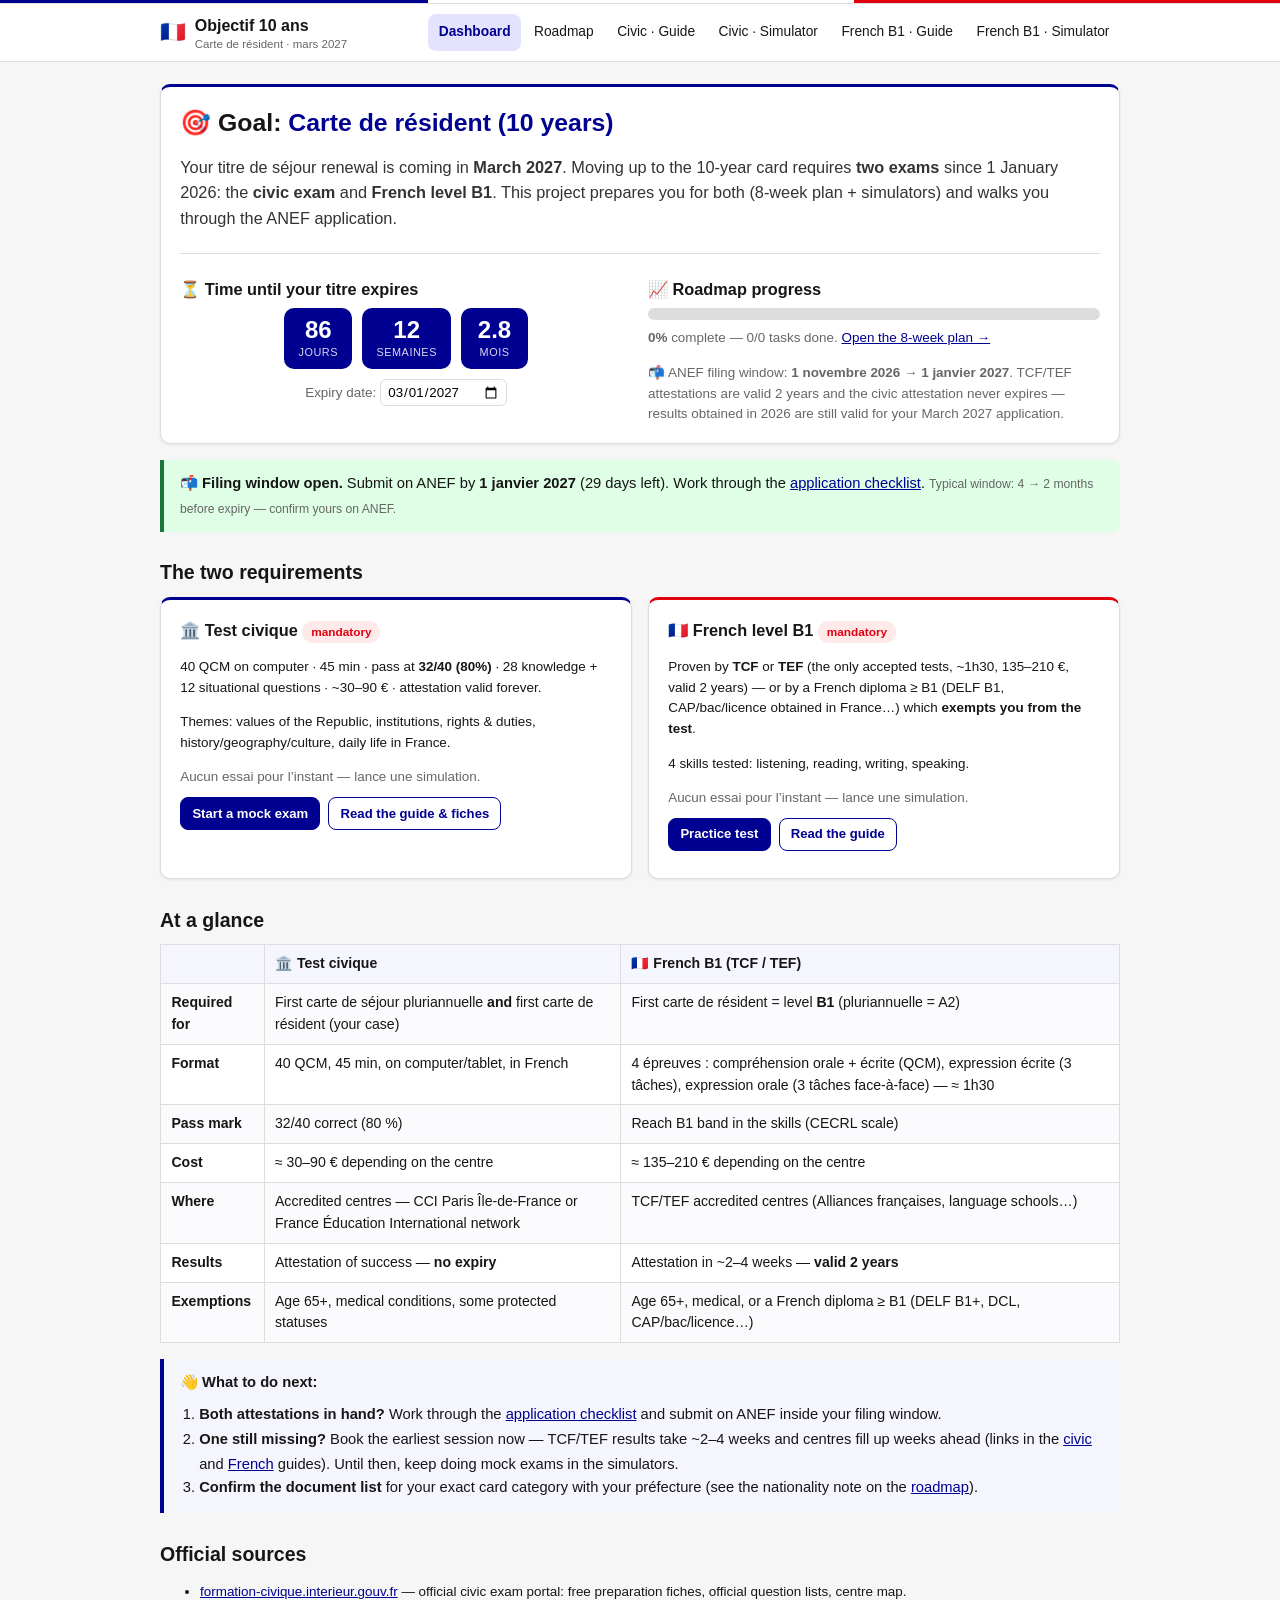
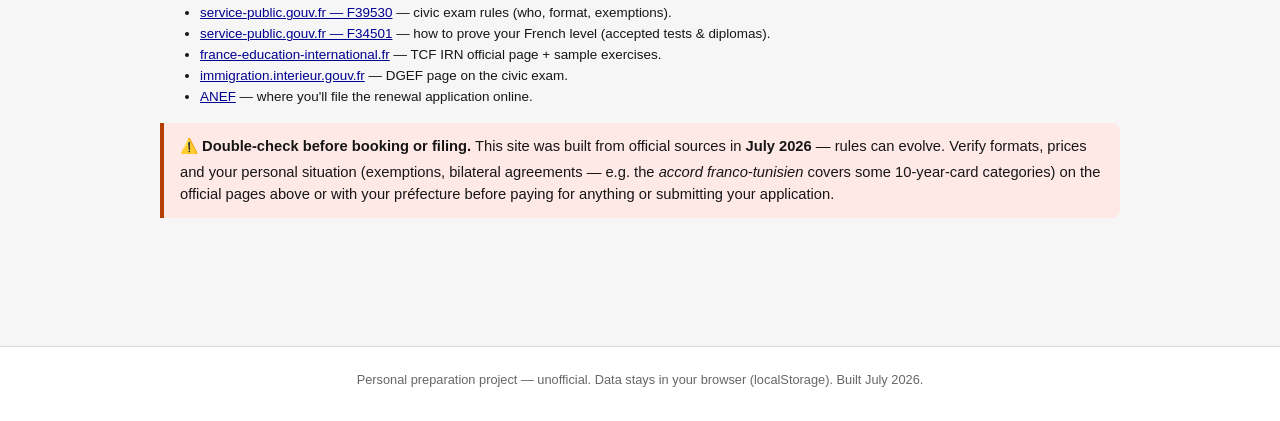
<file: index.html>
<!DOCTYPE html>
<html lang="en">
<head>
<meta charset="UTF-8">
<meta name="viewport" content="width=device-width, initial-scale=1">
<title>Objectif Carte de Résident 10 ans — Dashboard</title>
<link rel="stylesheet" href="assets/style.css">
<link rel="icon" href="data:image/svg+xml,<svg xmlns='http://www.w3.org/2000/svg' viewBox='0 0 100 100'><text y='.9em' font-size='90'>🇫🇷</text></svg>">
</head>
<body>
<div class="tricolore"></div>
<header class="site">
  <div class="site-inner">
    <a class="brand" href="index.html"><span class="flag">🇫🇷</span><span>Objectif 10 ans<small>Carte de résident · mars 2027</small></span></a>
    <nav class="main">
      <a href="index.html">Dashboard</a>
      <a href="roadmap.html">Roadmap</a>
      <a href="civic-guide.html">Civic · Guide</a>
      <a href="civic-simulator.html">Civic · Simulator</a>
      <a href="french-guide.html">French B1 · Guide</a>
      <a href="french-simulator.html">French B1 · Simulator</a>
    </nav>
  </div>
</header>

<main class="wrap">

  <div class="card accent">
    <h1>🎯 Goal: <span class="em">Carte de résident (10 years)</span></h1>
    <p class="lead mb0">Your titre de séjour renewal is coming in <b>March 2027</b>. Moving up to the 10-year card requires <b>two exams</b> since 1 January 2026: the <b>civic exam</b> and <b>French level B1</b>. This project prepares you for both (8-week plan + simulators) and walks you through the ANEF application.</p>
    <hr>
    <div class="grid cols-2">
      <div>
        <h3 class="mt0">⏳ Time until your titre expires</h3>
        <div id="countdown" class="countdown"></div>
        <p class="small muted center" style="margin-top:.6rem">Expiry date:
          <input type="date" id="goal-date" style="padding:.25rem .4rem;border:1px solid var(--border);border-radius:6px;font-family:inherit">
        </p>
      </div>
      <div>
        <h3 class="mt0">📈 Roadmap progress</h3>
        <div data-progress-of="roadmap">
          <div class="progress" style="height:12px"><i style="width:0%"></i></div>
          <p class="small muted" style="margin-top:.5rem"><b class="pct-val">0%</b> complete — <span class="pct-count">0/0</span> tasks done.
          <a href="roadmap.html">Open the 8-week plan →</a></p>
        </div>
        <p class="small muted mb0">📬 ANEF filing window: <b data-filing-window>November 2026 → January 2027</b>. TCF/TEF attestations are valid 2 years and the civic attestation never expires — results obtained in 2026 are still valid for your March 2027 application.</p>
      </div>
    </div>
  </div>

  <div id="phase" class="note"></div>

  <h2>The two requirements</h2>
  <div class="grid cols-2">
    <div class="card accent">
      <h3 class="mt0">🏛️ Test civique <span class="badge red">mandatory</span></h3>
      <p class="small">40 QCM on computer · 45 min · pass at <b>32/40 (80%)</b> · 28 knowledge + 12 situational questions · ~30–90 € · attestation valid forever.</p>
      <p class="small">Themes: values of the Republic, institutions, rights &amp; duties, history/geography/culture, daily life in France.</p>
      <div id="stat-civic" class="small" style="margin:.6rem 0"></div>
      <div class="pill-row">
        <a class="btn small" href="civic-simulator.html">Start a mock exam</a>
        <a class="btn small outline" href="civic-guide.html">Read the guide &amp; fiches</a>
      </div>
    </div>
    <div class="card accent-red">
      <h3 class="mt0">🇫🇷 French level B1 <span class="badge red">mandatory</span></h3>
      <p class="small">Proven by <b>TCF</b> or <b>TEF</b> (the only accepted tests, ~1h30, 135–210 €, valid 2 years) — or by a French diploma ≥ B1 (DELF B1, CAP/bac/licence obtained in France…) which <b>exempts you from the test</b>.</p>
      <p class="small">4 skills tested: listening, reading, writing, speaking.</p>
      <div id="stat-french" class="small" style="margin:.6rem 0"></div>
      <div class="pill-row">
        <a class="btn small" href="french-simulator.html">Practice test</a>
        <a class="btn small outline" href="french-guide.html">Read the guide</a>
      </div>
    </div>
  </div>

  <h2>At a glance</h2>
  <div class="table-scroll">
    <table class="data">
      <tr><th></th><th>🏛️ Test civique</th><th>🇫🇷 French B1 (TCF / TEF)</th></tr>
      <tr><td><b>Required for</b></td><td>First carte de séjour pluriannuelle <b>and</b> first carte de résident (your case)</td><td>First carte de résident = level <b>B1</b> (pluriannuelle = A2)</td></tr>
      <tr><td><b>Format</b></td><td>40 QCM, 45 min, on computer/tablet, in French</td><td>4 épreuves : compréhension orale + écrite (QCM), expression écrite (3 tâches), expression orale (3 tâches face-à-face) — ≈ 1h30</td></tr>
      <tr><td><b>Pass mark</b></td><td>32/40 correct (80 %)</td><td>Reach B1 band in the skills (CECRL scale)</td></tr>
      <tr><td><b>Cost</b></td><td>≈ 30–90 € depending on the centre</td><td>≈ 135–210 € depending on the centre</td></tr>
      <tr><td><b>Where</b></td><td>Accredited centres — CCI Paris Île-de-France or France Éducation International network</td><td>TCF/TEF accredited centres (Alliances françaises, language schools…)</td></tr>
      <tr><td><b>Results</b></td><td>Attestation of success — <b>no expiry</b></td><td>Attestation in ~2–4 weeks — <b>valid 2 years</b></td></tr>
      <tr><td><b>Exemptions</b></td><td>Age 65+, medical conditions, some protected statuses</td><td>Age 65+, medical, or a French diploma ≥ B1 (DELF B1+, DCL, CAP/bac/licence…)</td></tr>
    </table>
  </div>

  <div class="note">
    <b>👋 What to do next:</b>
    <ol style="margin:.4rem 0 0; padding-inline-start:1.2rem">
      <li><b>Both attestations in hand?</b> Work through the <a href="roadmap.html#application">application checklist</a> and submit on ANEF inside your filing window.</li>
      <li><b>One still missing?</b> Book the earliest session now — TCF/TEF results take ~2–4 weeks and centres fill up weeks ahead (links in the <a href="civic-guide.html">civic</a> and <a href="french-guide.html">French</a> guides). Until then, keep doing mock exams in the simulators.</li>
      <li><b>Confirm the document list</b> for your exact card category with your préfecture (see the nationality note on the <a href="roadmap.html#application">roadmap</a>).</li>
    </ol>
  </div>

  <h2>Official sources</h2>
  <ul class="small">
    <li><a href="https://formation-civique.interieur.gouv.fr/" target="_blank" rel="noopener">formation-civique.interieur.gouv.fr</a> — official civic exam portal: free preparation fiches, official question lists, centre map.</li>
    <li><a href="https://www.service-public.gouv.fr/particuliers/vosdroits/F39530" target="_blank" rel="noopener">service-public.gouv.fr — F39530</a> — civic exam rules (who, format, exemptions).</li>
    <li><a href="https://www.service-public.gouv.fr/particuliers/vosdroits/F34501" target="_blank" rel="noopener">service-public.gouv.fr — F34501</a> — how to prove your French level (accepted tests &amp; diplomas).</li>
    <li><a href="https://www.france-education-international.fr/test/tcf-irn" target="_blank" rel="noopener">france-education-international.fr</a> — TCF IRN official page + sample exercises.</li>
    <li><a href="https://www.immigration.interieur.gouv.fr/limmigration-en-france/sejour-des-etrangers/lexamen-civique-pour-demander-titre-de-sejour" target="_blank" rel="noopener">immigration.interieur.gouv.fr</a> — DGEF page on the civic exam.</li>
    <li><a href="https://administration-etrangers-en-france.interieur.gouv.fr/" target="_blank" rel="noopener">ANEF</a> — where you'll file the renewal application online.</li>
  </ul>

  <div class="note warn">
    <b>⚠️ Double-check before booking or filing.</b> This site was built from official sources in <b>July 2026</b> — rules can evolve. Verify formats, prices and your personal situation (exemptions, bilateral agreements — e.g. the <i>accord franco-tunisien</i> covers some 10-year-card categories) on the official pages above or with your préfecture before paying for anything or submitting your application.
  </div>

</main>

<footer class="site">
  Personal preparation project — unofficial. Data stays in your browser (localStorage). Built July 2026.
</footer>

<script src="assets/app.js"></script>
</body>
</html>
</file>
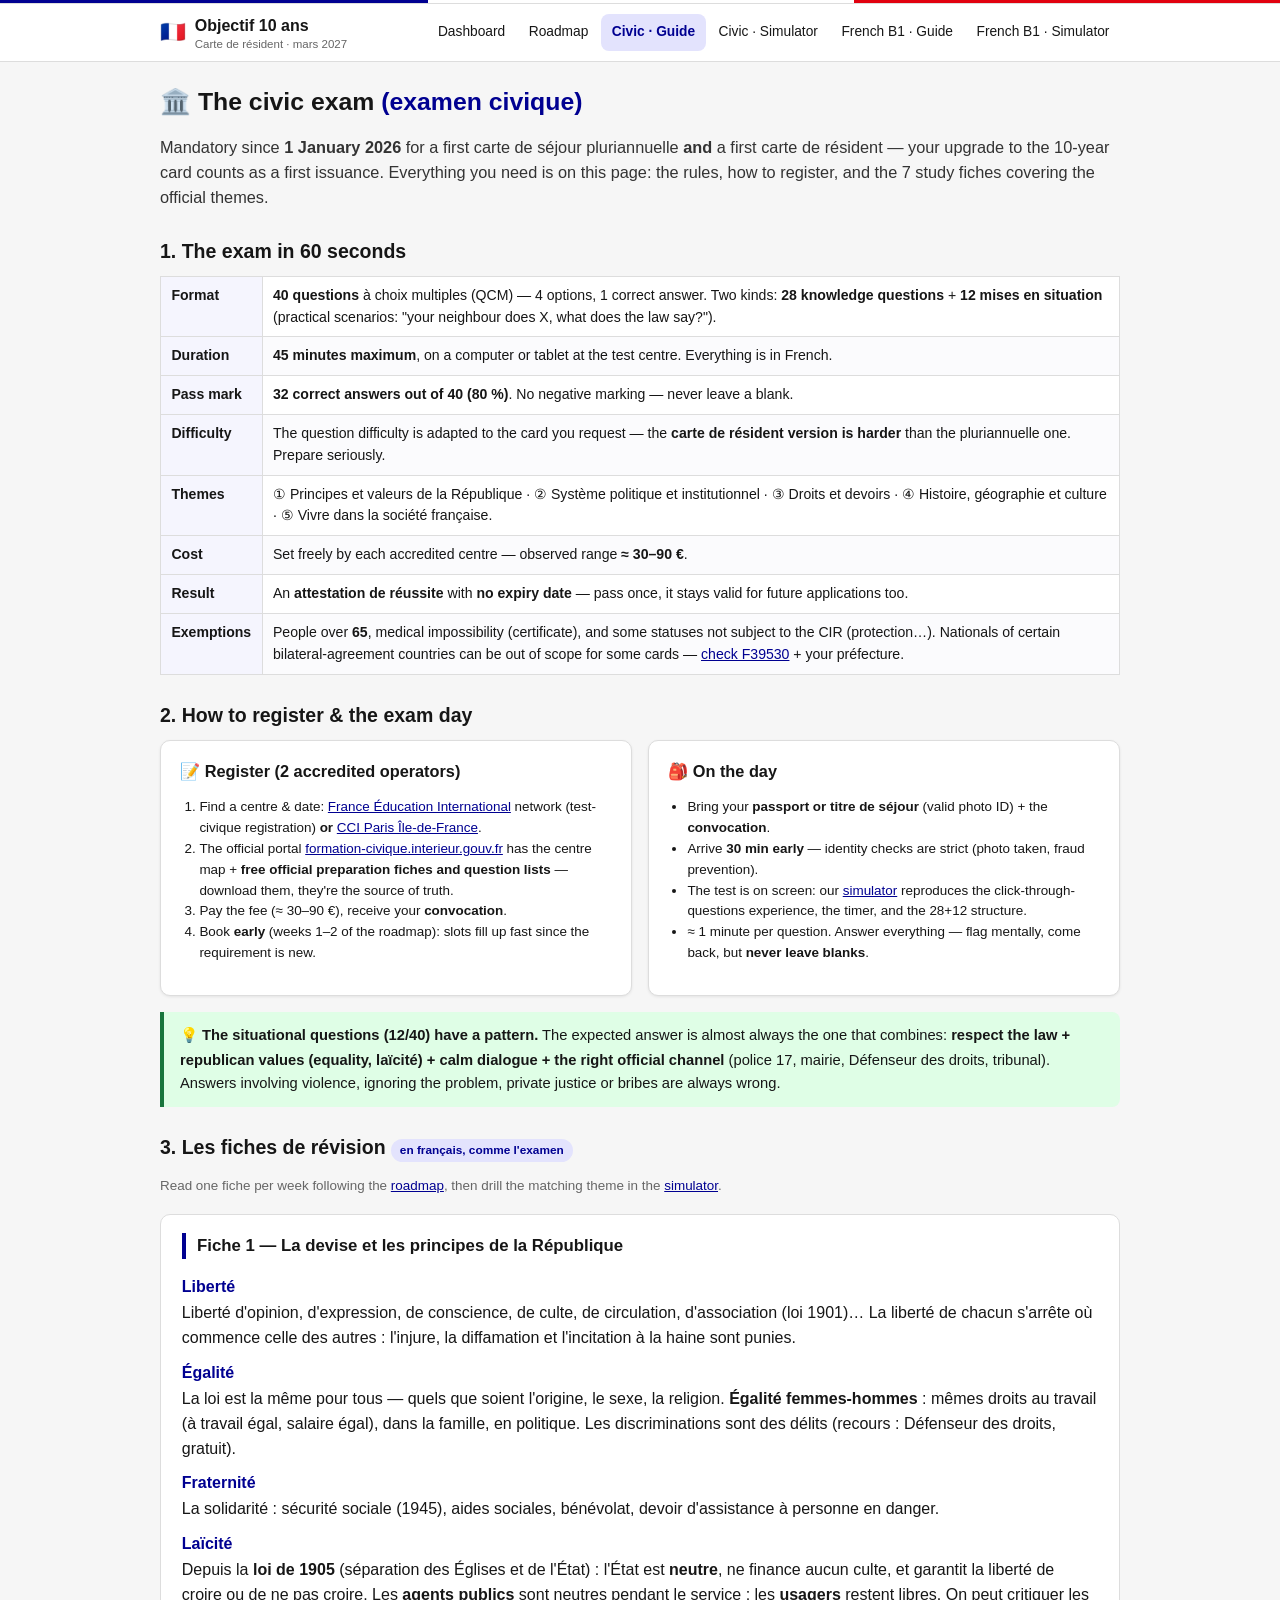
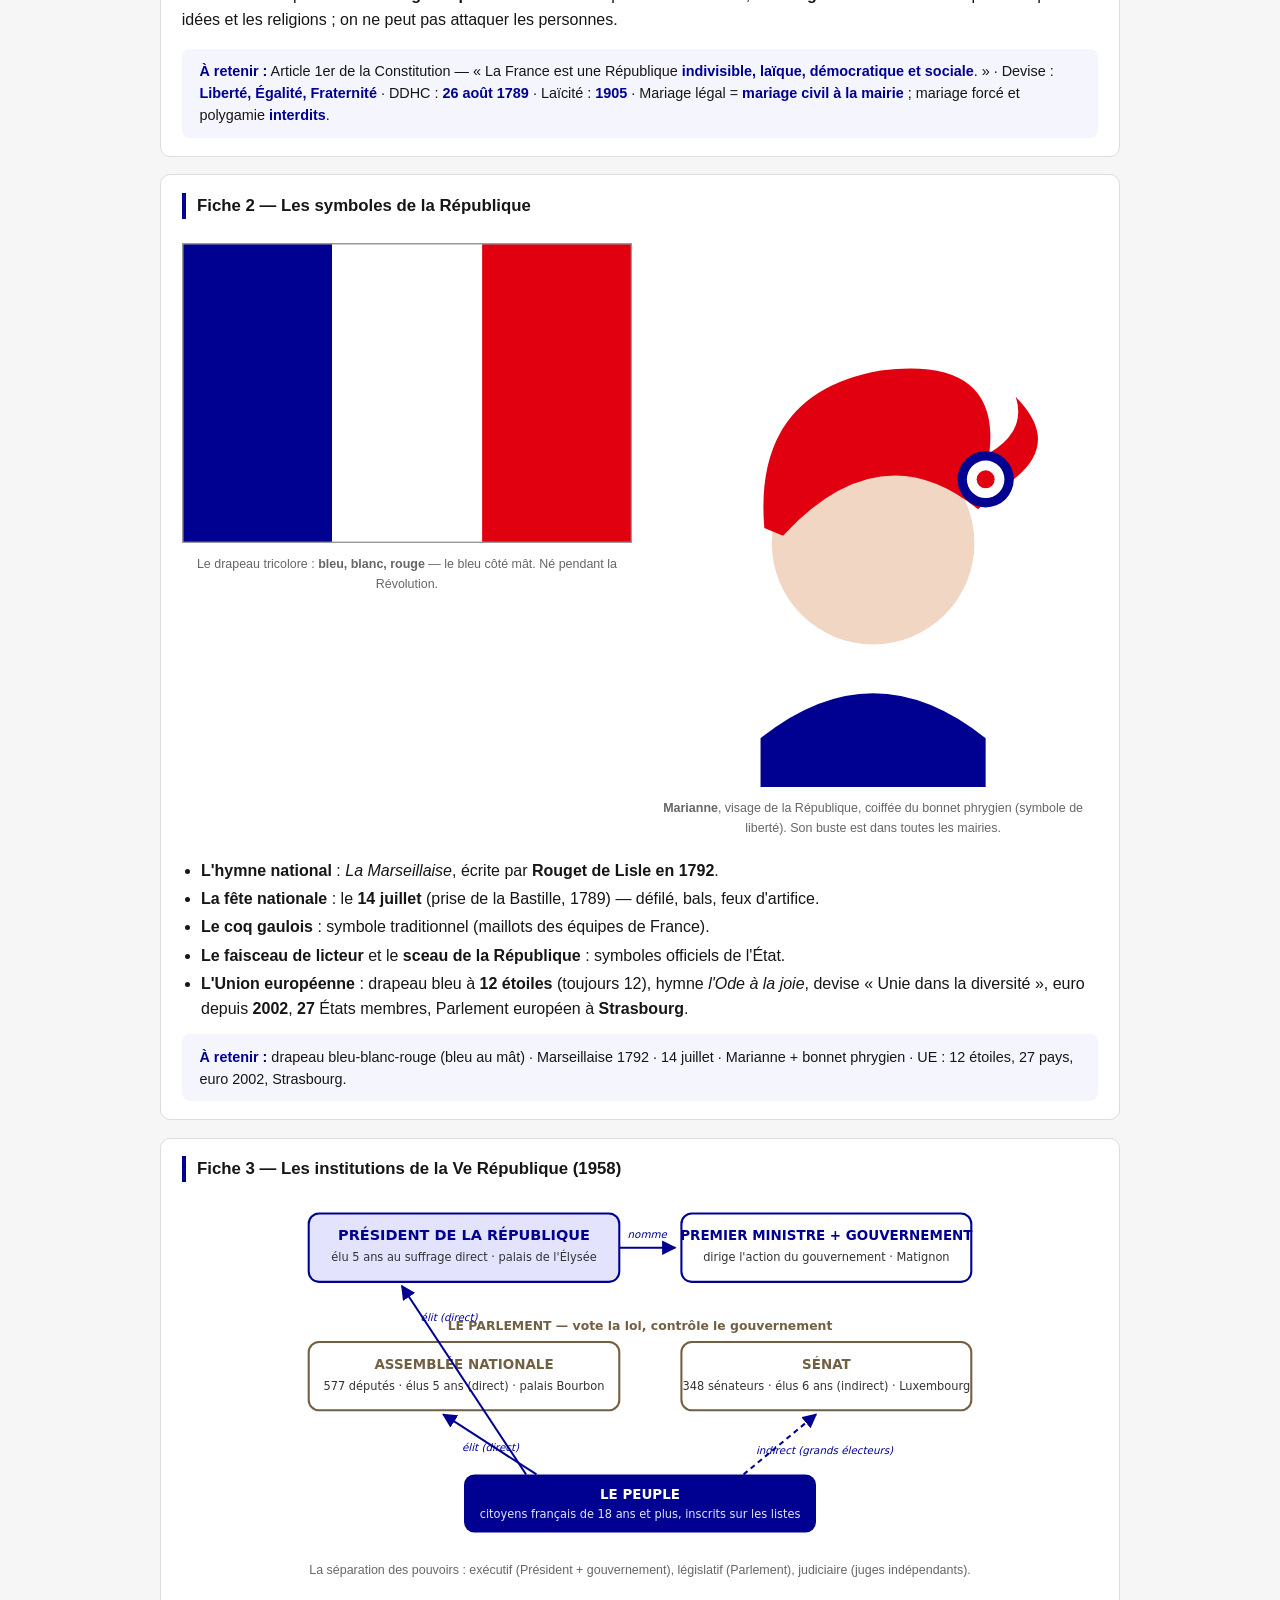
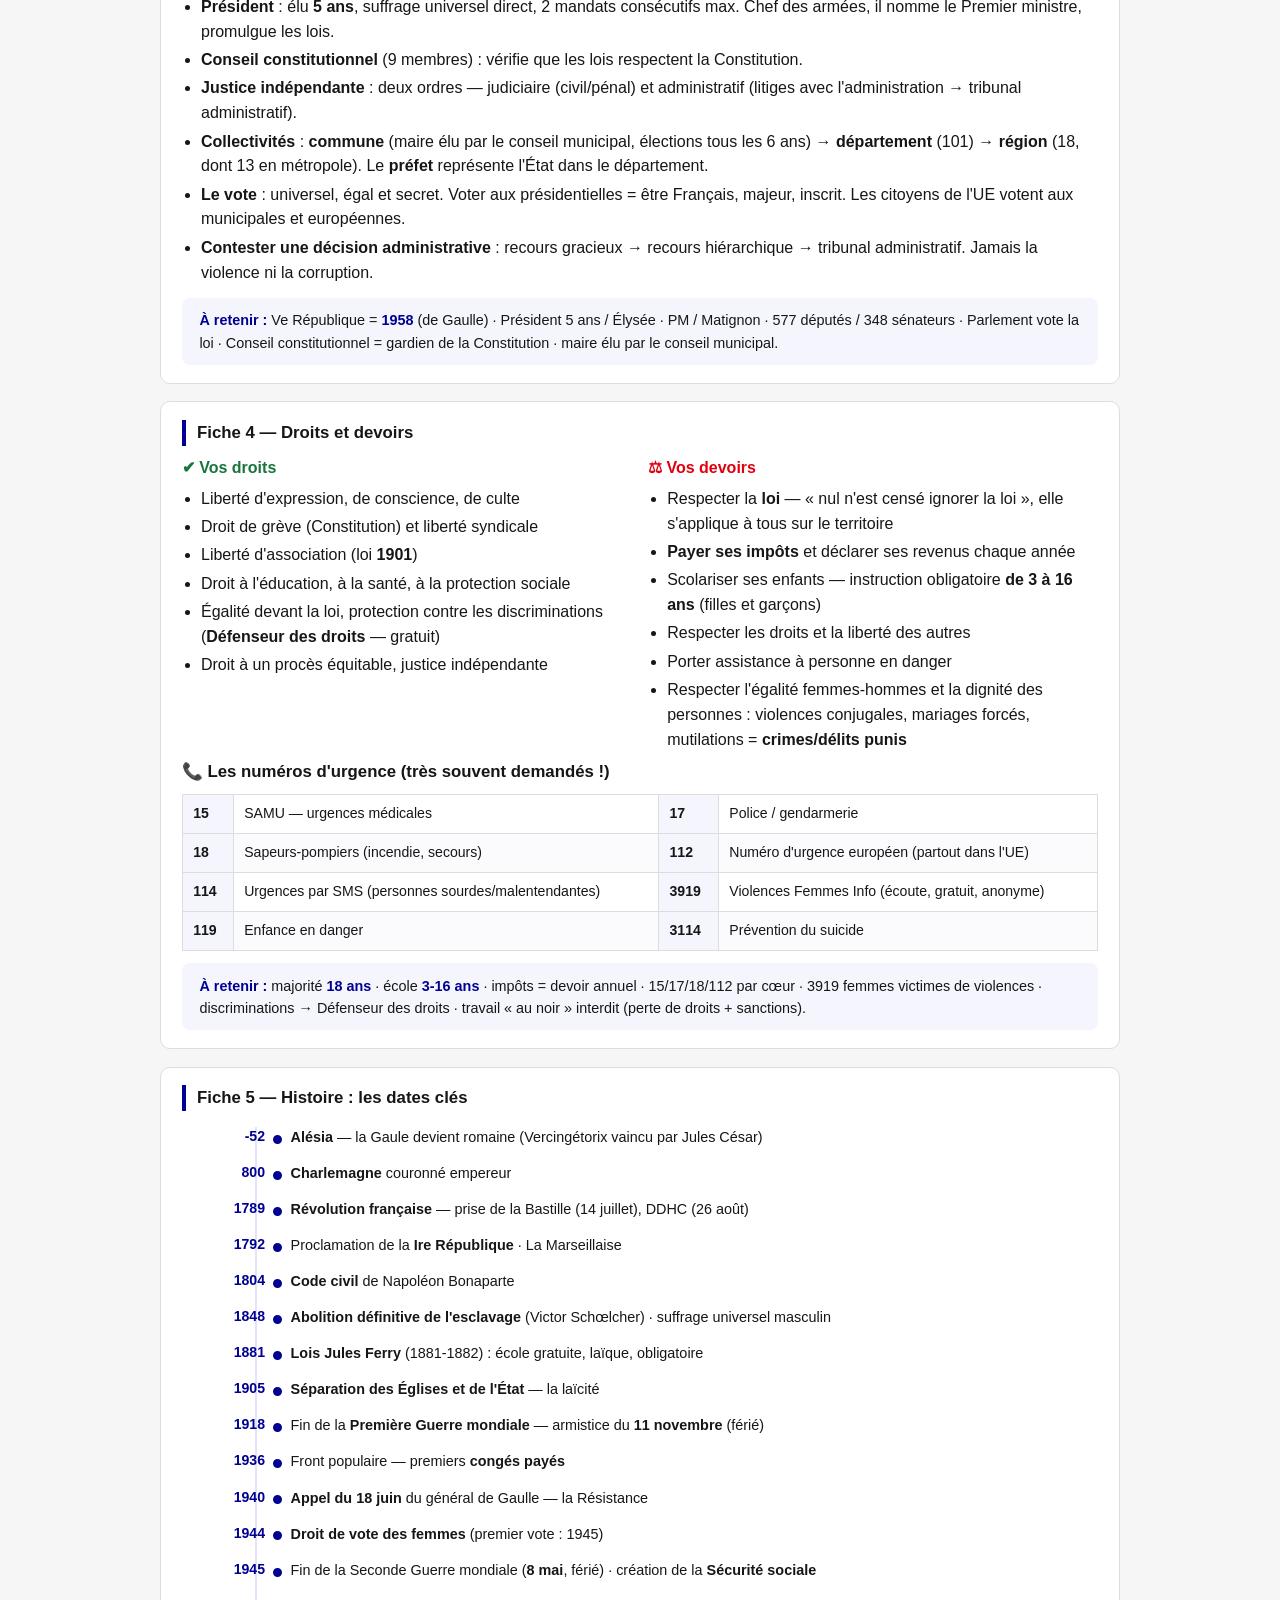
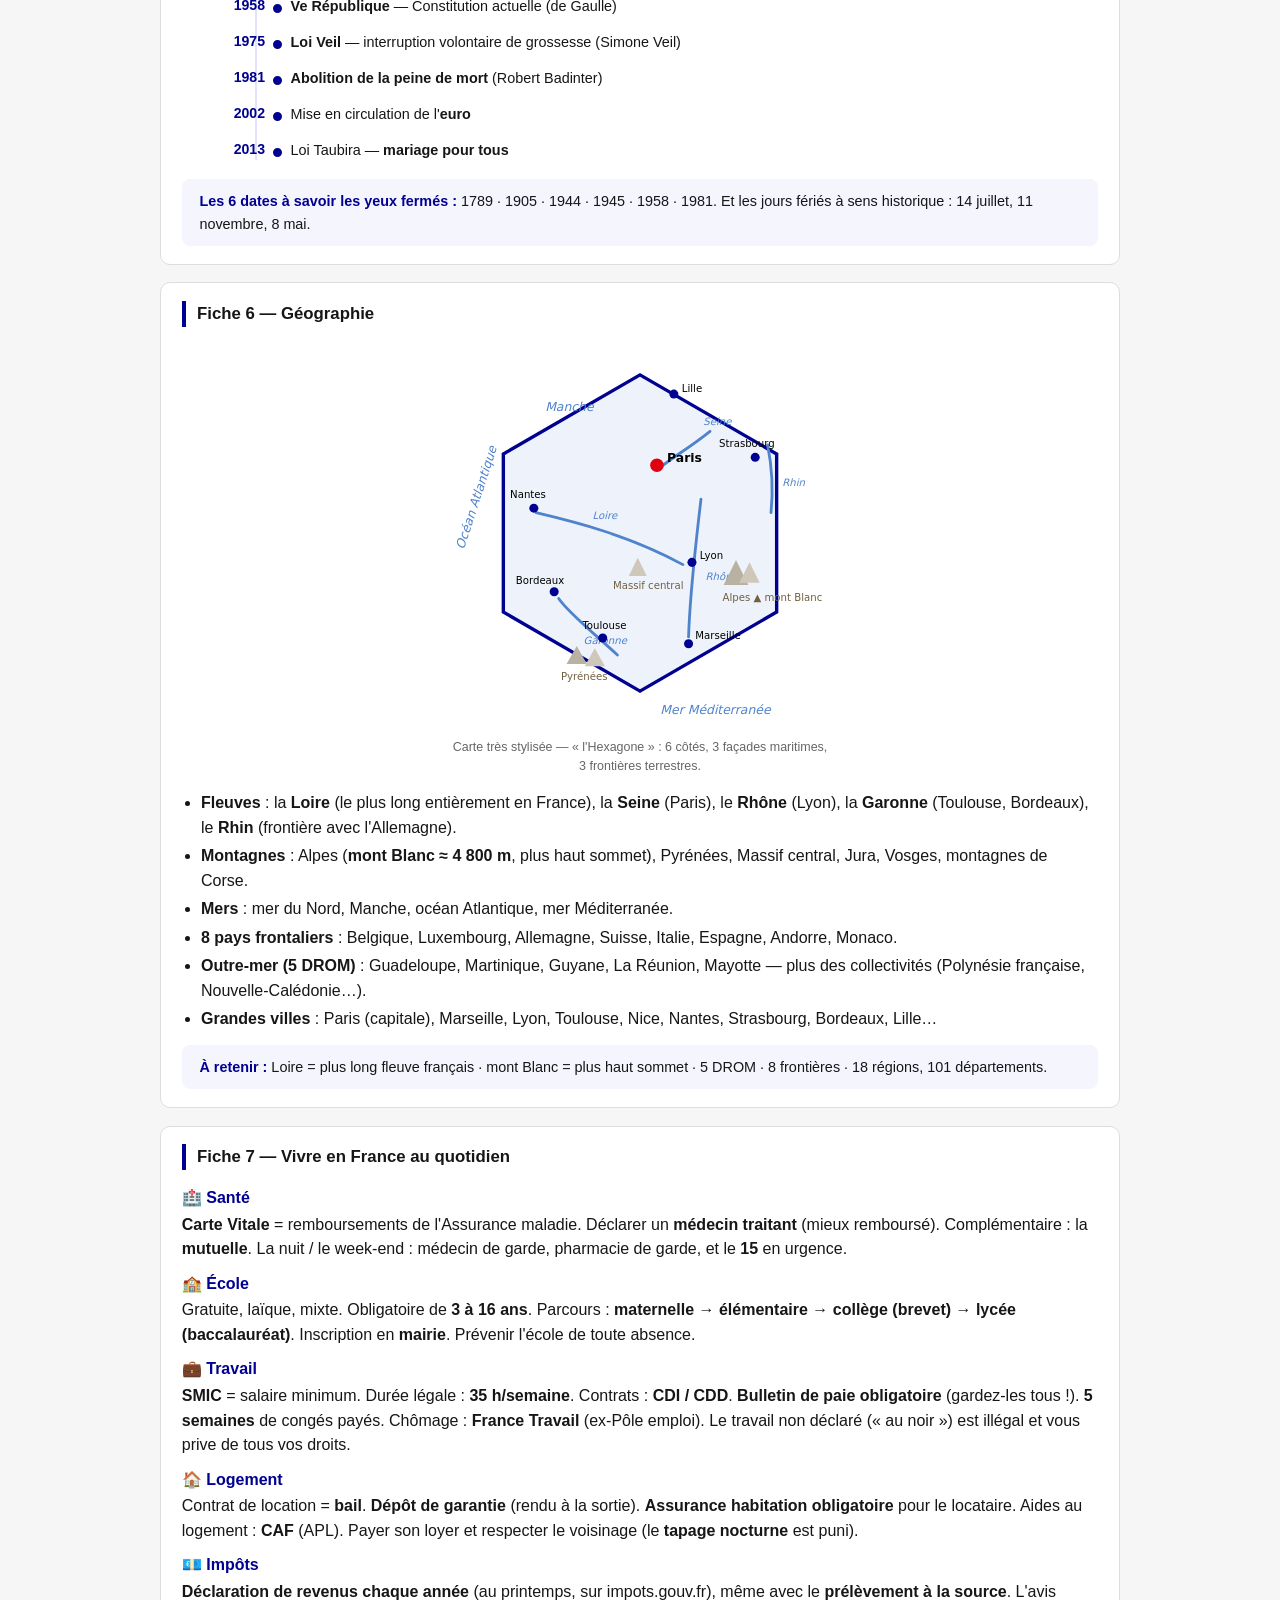
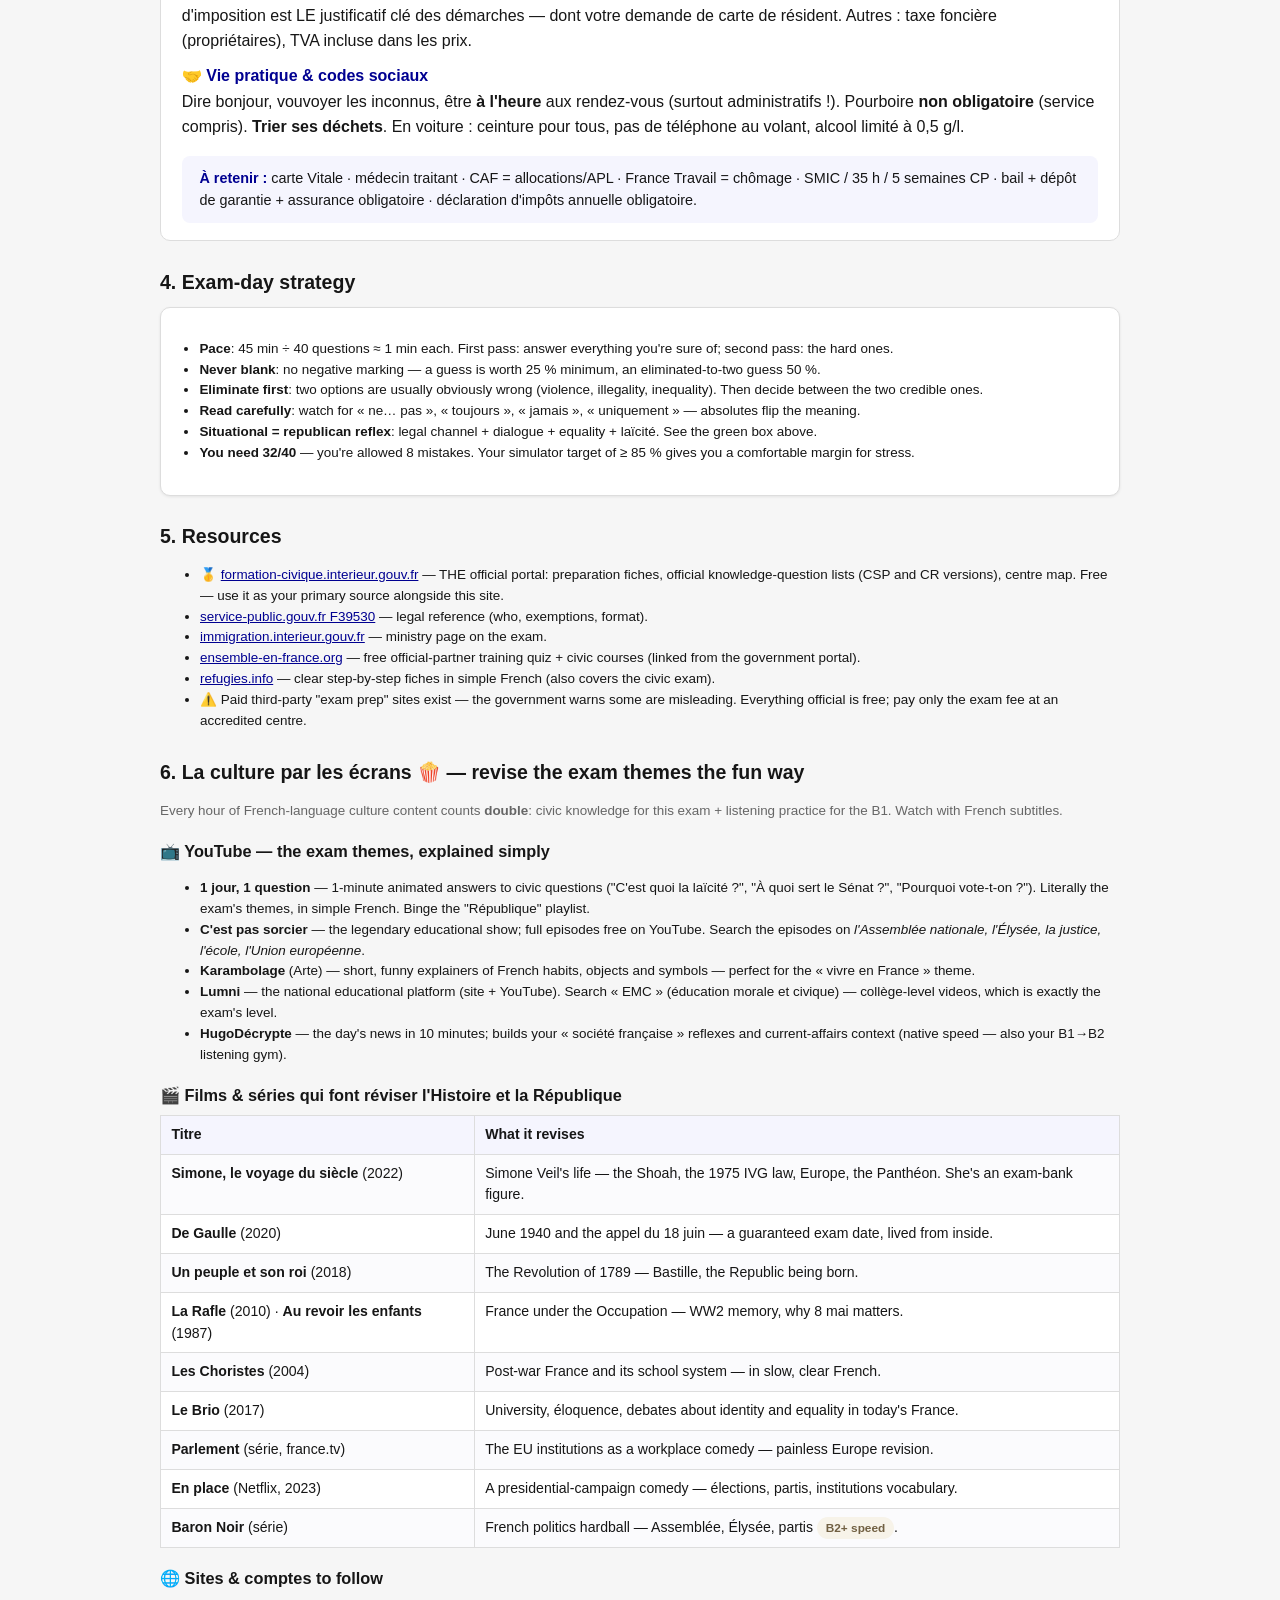
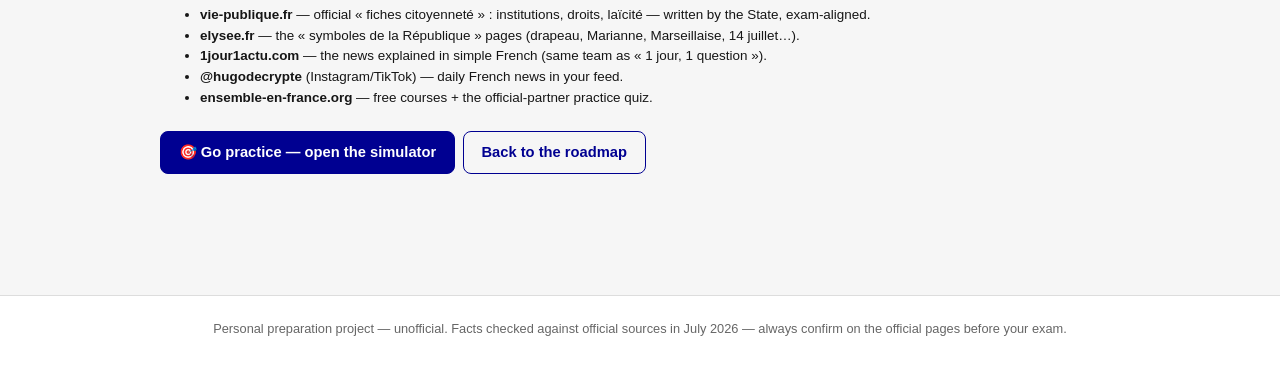
<file: civic-guide.html>
<!DOCTYPE html>
<html lang="en">
<head>
<meta charset="UTF-8">
<meta name="viewport" content="width=device-width, initial-scale=1">
<title>Test civique — Guide &amp; fiches — Carte de Résident Prep</title>
<link rel="stylesheet" href="assets/style.css">
<link rel="icon" href="data:image/svg+xml,<svg xmlns='http://www.w3.org/2000/svg' viewBox='0 0 100 100'><text y='.9em' font-size='90'>🏛️</text></svg>">
</head>
<body>
<div class="tricolore"></div>
<header class="site">
  <div class="site-inner">
    <a class="brand" href="index.html"><span class="flag">🇫🇷</span><span>Objectif 10 ans<small>Carte de résident · mars 2027</small></span></a>
    <nav class="main">
      <a href="index.html">Dashboard</a>
      <a href="roadmap.html">Roadmap</a>
      <a href="civic-guide.html">Civic · Guide</a>
      <a href="civic-simulator.html">Civic · Simulator</a>
      <a href="french-guide.html">French B1 · Guide</a>
      <a href="french-simulator.html">French B1 · Simulator</a>
    </nav>
  </div>
</header>

<main class="wrap">
  <h1>🏛️ The civic exam <span class="em">(examen civique)</span></h1>
  <p class="lead">Mandatory since <b>1 January 2026</b> for a first carte de séjour pluriannuelle <b>and</b> a first carte de résident — your upgrade to the 10-year card counts as a first issuance. Everything you need is on this page: the rules, how to register, and the 7 study fiches covering the official themes.</p>

  <h2>1. The exam in 60 seconds</h2>
  <div class="table-scroll">
    <table class="data">
      <tr><th>Format</th><td><b>40 questions</b> à choix multiples (QCM) — 4 options, 1 correct answer. Two kinds: <b>28 knowledge questions</b> + <b>12 mises en situation</b> (practical scenarios: "your neighbour does X, what does the law say?").</td></tr>
      <tr><th>Duration</th><td><b>45 minutes maximum</b>, on a computer or tablet at the test centre. Everything is in French.</td></tr>
      <tr><th>Pass mark</th><td><b>32 correct answers out of 40 (80 %)</b>. No negative marking — never leave a blank.</td></tr>
      <tr><th>Difficulty</th><td>The question difficulty is adapted to the card you request — the <b>carte de résident version is harder</b> than the pluriannuelle one. Prepare seriously.</td></tr>
      <tr><th>Themes</th><td>① Principes et valeurs de la République · ② Système politique et institutionnel · ③ Droits et devoirs · ④ Histoire, géographie et culture · ⑤ Vivre dans la société française.</td></tr>
      <tr><th>Cost</th><td>Set freely by each accredited centre — observed range <b>≈ 30–90 €</b>.</td></tr>
      <tr><th>Result</th><td>An <b>attestation de réussite</b> with <b>no expiry date</b> — pass once, it stays valid for future applications too.</td></tr>
      <tr><th>Exemptions</th><td>People over <b>65</b>, medical impossibility (certificate), and some statuses not subject to the CIR (protection…). Nationals of certain bilateral-agreement countries can be out of scope for some cards — <a href="https://www.service-public.gouv.fr/particuliers/vosdroits/F39530" target="_blank" rel="noopener">check F39530</a> + your préfecture.</td></tr>
    </table>
  </div>

  <h2>2. How to register &amp; the exam day</h2>
  <div class="grid cols-2">
    <div class="card">
      <h3 class="mt0">📝 Register (2 accredited operators)</h3>
      <ol class="small" style="padding-inline-start:1.2rem">
        <li>Find a centre &amp; date: <a href="https://www.france-education-international.fr/" target="_blank" rel="noopener">France Éducation International</a> network (test-civique registration) <b>or</b> <a href="https://www.lefrancaisdesaffaires.fr/" target="_blank" rel="noopener">CCI Paris Île-de-France</a>.</li>
        <li>The official portal <a href="https://formation-civique.interieur.gouv.fr/" target="_blank" rel="noopener">formation-civique.interieur.gouv.fr</a> has the centre map + <b>free official preparation fiches and question lists</b> — download them, they're the source of truth.</li>
        <li>Pay the fee (≈ 30–90 €), receive your <b>convocation</b>.</li>
        <li>Book <b>early</b> (weeks 1–2 of the roadmap): slots fill up fast since the requirement is new.</li>
      </ol>
    </div>
    <div class="card">
      <h3 class="mt0">🎒 On the day</h3>
      <ul class="small" style="padding-inline-start:1.2rem">
        <li>Bring your <b>passport or titre de séjour</b> (valid photo ID) + the <b>convocation</b>.</li>
        <li>Arrive <b>30 min early</b> — identity checks are strict (photo taken, fraud prevention).</li>
        <li>The test is on screen: our <a href="civic-simulator.html">simulator</a> reproduces the click-through-questions experience, the timer, and the 28+12 structure.</li>
        <li>≈ 1 minute per question. Answer everything — flag mentally, come back, but <b>never leave blanks</b>.</li>
      </ul>
    </div>
  </div>

  <div class="note good">
    <b>💡 The situational questions (12/40) have a pattern.</b> The expected answer is almost always the one that combines: <b>respect the law + republican values (equality, laïcité) + calm dialogue + the right official channel</b> (police 17, mairie, Défenseur des droits, tribunal). Answers involving violence, ignoring the problem, private justice or bribes are always wrong.
  </div>

  <h2>3. Les fiches de révision <span class="badge">en français, comme l'examen</span></h2>
  <p class="small muted">Read one fiche per week following the <a href="roadmap.html">roadmap</a>, then drill the matching theme in the <a href="civic-simulator.html">simulator</a>.</p>

  <!-- ============ FICHE 1 ============ -->
  <div class="fiche">
    <h3>Fiche 1 — La devise et les principes de la République</h3>
    <dl class="terms">
      <dt>Liberté</dt>
      <dd>Liberté d'opinion, d'expression, de conscience, de culte, de circulation, d'association (loi 1901)… La liberté de chacun s'arrête où commence celle des autres : l'injure, la diffamation et l'incitation à la haine sont punies.</dd>
      <dt>Égalité</dt>
      <dd>La loi est la même pour tous — quels que soient l'origine, le sexe, la religion. <b>Égalité femmes-hommes</b> : mêmes droits au travail (à travail égal, salaire égal), dans la famille, en politique. Les discriminations sont des délits (recours : Défenseur des droits, gratuit).</dd>
      <dt>Fraternité</dt>
      <dd>La solidarité : sécurité sociale (1945), aides sociales, bénévolat, devoir d'assistance à personne en danger.</dd>
      <dt>Laïcité</dt>
      <dd>Depuis la <b>loi de 1905</b> (séparation des Églises et de l'État) : l'État est <b>neutre</b>, ne finance aucun culte, et garantit la liberté de croire ou de ne pas croire. Les <b>agents publics</b> sont neutres pendant le service ; les <b>usagers</b> restent libres. On peut critiquer les idées et les religions ; on ne peut pas attaquer les personnes.</dd>
    </dl>
    <div class="retenir"><b>À retenir :</b> Article 1er de la Constitution — « La France est une République <b>indivisible, laïque, démocratique et sociale</b>. » · Devise : <b>Liberté, Égalité, Fraternité</b> · DDHC : <b>26 août 1789</b> · Laïcité : <b>1905</b> · Mariage légal = <b>mariage civil à la mairie</b> ; mariage forcé et polygamie <b>interdits</b>.</div>
  </div>

  <!-- ============ FICHE 2 ============ -->
  <div class="fiche">
    <h3>Fiche 2 — Les symboles de la République</h3>
    <div class="grid cols-2">
      <figure class="figure">
        <svg viewBox="0 0 150 100" xmlns="http://www.w3.org/2000/svg" role="img" aria-label="Drapeau français">
          <rect x="0" y="0" width="50" height="100" fill="#000091"/>
          <rect x="50" y="0" width="50" height="100" fill="#fff"/>
          <rect x="100" y="0" width="50" height="100" fill="#E1000F"/>
          <rect x="0" y="0" width="150" height="100" fill="none" stroke="#999"/>
        </svg>
        <figcaption>Le drapeau tricolore : <b>bleu, blanc, rouge</b> — le bleu côté mât. Né pendant la Révolution.</figcaption>
      </figure>
      <figure class="figure">
        <svg viewBox="0 0 120 145" xmlns="http://www.w3.org/2000/svg" role="img" aria-label="Marianne">
          <path d="M30 132 Q60 108 90 132 L90 145 L30 145 Z" fill="#000091"/>
          <circle cx="60" cy="80" r="27" fill="#f2d6c4"/>
          <path d="M31 76 Q28 40 62 34 Q94 30 91 56 Q101 50 98 41 Q112 55 93 66 L88 71 Q62 50 36 78 Z" fill="#E1000F"/>
          <circle cx="90" cy="63" r="7.5" fill="#000091"/><circle cx="90" cy="63" r="5" fill="#fff"/><circle cx="90" cy="63" r="2.4" fill="#E1000F"/>
        </svg>
        <figcaption><b>Marianne</b>, visage de la République, coiffée du bonnet phrygien (symbole de liberté). Son buste est dans toutes les mairies.</figcaption>
      </figure>
    </div>
    <ul>
      <li><b>L'hymne national</b> : <i>La Marseillaise</i>, écrite par <b>Rouget de Lisle en 1792</b>.</li>
      <li><b>La fête nationale</b> : le <b>14 juillet</b> (prise de la Bastille, 1789) — défilé, bals, feux d'artifice.</li>
      <li><b>Le coq gaulois</b> : symbole traditionnel (maillots des équipes de France).</li>
      <li><b>Le faisceau de licteur</b> et le <b>sceau de la République</b> : symboles officiels de l'État.</li>
      <li><b>L'Union européenne</b> : drapeau bleu à <b>12 étoiles</b> (toujours 12), hymne <i>l'Ode à la joie</i>, devise « Unie dans la diversité », euro depuis <b>2002</b>, <b>27</b> États membres, Parlement européen à <b>Strasbourg</b>.</li>
    </ul>
    <div class="retenir"><b>À retenir :</b> drapeau bleu-blanc-rouge (bleu au mât) · Marseillaise 1792 · 14 juillet · Marianne + bonnet phrygien · UE : 12 étoiles, 27 pays, euro 2002, Strasbourg.</div>
  </div>

  <!-- ============ FICHE 3 ============ -->
  <div class="fiche">
    <h3>Fiche 3 — Les institutions de la Ve République (1958)</h3>
    <figure class="figure" style="max-width:44rem">
      <svg viewBox="0 0 680 340" xmlns="http://www.w3.org/2000/svg" role="img" aria-label="Schéma des institutions" font-family="system-ui, sans-serif">
        <defs>
          <marker id="arr" viewBox="0 0 10 10" refX="9" refY="5" markerWidth="7" markerHeight="7" orient="auto-start-reverse">
            <path d="M0 0 L10 5 L0 10 z" fill="#000091"/>
          </marker>
        </defs>
        <!-- Président -->
        <rect x="20" y="16" width="300" height="66" rx="10" fill="#e3e3fd" stroke="#000091" stroke-width="2"/>
        <text x="170" y="42" text-anchor="middle" font-size="14" font-weight="700" fill="#000091">PRÉSIDENT DE LA RÉPUBLIQUE</text>
        <text x="170" y="62" text-anchor="middle" font-size="11" fill="#333">élu 5 ans au suffrage direct · palais de l'Élysée</text>
        <!-- PM -->
        <rect x="380" y="16" width="280" height="66" rx="10" fill="#fff" stroke="#000091" stroke-width="2"/>
        <text x="520" y="42" text-anchor="middle" font-size="13" font-weight="700" fill="#000091">PREMIER MINISTRE + GOUVERNEMENT</text>
        <text x="520" y="62" text-anchor="middle" font-size="11" fill="#333">dirige l'action du gouvernement · Matignon</text>
        <line x1="320" y1="49" x2="374" y2="49" stroke="#000091" stroke-width="2" marker-end="url(#arr)"/>
        <text x="347" y="40" text-anchor="middle" font-size="10" fill="#000091" font-style="italic">nomme</text>
        <!-- Parlement label -->
        <text x="340" y="128" text-anchor="middle" font-size="12" font-weight="700" fill="#716043">LE PARLEMENT — vote la loi, contrôle le gouvernement</text>
        <!-- AN -->
        <rect x="20" y="140" width="300" height="66" rx="10" fill="#fff" stroke="#716043" stroke-width="2"/>
        <text x="170" y="166" text-anchor="middle" font-size="13" font-weight="700" fill="#716043">ASSEMBLÉE NATIONALE</text>
        <text x="170" y="186" text-anchor="middle" font-size="11" fill="#333">577 députés · élus 5 ans (direct) · palais Bourbon</text>
        <!-- Sénat -->
        <rect x="380" y="140" width="280" height="66" rx="10" fill="#fff" stroke="#716043" stroke-width="2"/>
        <text x="520" y="166" text-anchor="middle" font-size="13" font-weight="700" fill="#716043">SÉNAT</text>
        <text x="520" y="186" text-anchor="middle" font-size="11" fill="#333">348 sénateurs · élus 6 ans (indirect) · Luxembourg</text>
        <!-- Peuple -->
        <rect x="170" y="268" width="340" height="56" rx="10" fill="#000091"/>
        <text x="340" y="292" text-anchor="middle" font-size="13" font-weight="700" fill="#fff">LE PEUPLE</text>
        <text x="340" y="310" text-anchor="middle" font-size="11" fill="#e3e3fd">citoyens français de 18 ans et plus, inscrits sur les listes</text>
        <!-- arrows from peuple -->
        <line x1="240" y1="268" x2="150" y2="210" stroke="#000091" stroke-width="2" marker-end="url(#arr)"/>
        <text x="168" y="245" font-size="10" fill="#000091" font-style="italic">élit (direct)</text>
        <line x1="230" y1="268" x2="110" y2="86" stroke="#000091" stroke-width="2" marker-end="url(#arr)"/>
        <text x="128" y="120" font-size="10" fill="#000091" font-style="italic">élit (direct)</text>
        <line x1="440" y1="268" x2="510" y2="210" stroke="#000091" stroke-width="2" stroke-dasharray="5 4" marker-end="url(#arr)"/>
        <text x="452" y="248" font-size="10" fill="#000091" font-style="italic">indirect (grands électeurs)</text>
      </svg>
      <figcaption>La séparation des pouvoirs : exécutif (Président + gouvernement), législatif (Parlement), judiciaire (juges indépendants).</figcaption>
    </figure>
    <ul>
      <li><b>Président</b> : élu <b>5 ans</b>, suffrage universel direct, 2 mandats consécutifs max. Chef des armées, il nomme le Premier ministre, promulgue les lois.</li>
      <li><b>Conseil constitutionnel</b> (9 membres) : vérifie que les lois respectent la Constitution.</li>
      <li><b>Justice indépendante</b> : deux ordres — judiciaire (civil/pénal) et administratif (litiges avec l'administration → tribunal administratif).</li>
      <li><b>Collectivités</b> : <b>commune</b> (maire élu par le conseil municipal, élections tous les 6 ans) → <b>département</b> (101) → <b>région</b> (18, dont 13 en métropole). Le <b>préfet</b> représente l'État dans le département.</li>
      <li><b>Le vote</b> : universel, égal et secret. Voter aux présidentielles = être Français, majeur, inscrit. Les citoyens de l'UE votent aux municipales et européennes.</li>
      <li><b>Contester une décision administrative</b> : recours gracieux → recours hiérarchique → tribunal administratif. Jamais la violence ni la corruption.</li>
    </ul>
    <div class="retenir"><b>À retenir :</b> Ve République = <b>1958</b> (de Gaulle) · Président 5 ans / Élysée · PM / Matignon · 577 députés / 348 sénateurs · Parlement vote la loi · Conseil constitutionnel = gardien de la Constitution · maire élu par le conseil municipal.</div>
  </div>

  <!-- ============ FICHE 4 ============ -->
  <div class="fiche">
    <h3>Fiche 4 — Droits et devoirs</h3>
    <div class="grid cols-2">
      <div>
        <b style="color:var(--success)">✔ Vos droits</b>
        <ul>
          <li>Liberté d'expression, de conscience, de culte</li>
          <li>Droit de grève (Constitution) et liberté syndicale</li>
          <li>Liberté d'association (loi <b>1901</b>)</li>
          <li>Droit à l'éducation, à la santé, à la protection sociale</li>
          <li>Égalité devant la loi, protection contre les discriminations (<b>Défenseur des droits</b> — gratuit)</li>
          <li>Droit à un procès équitable, justice indépendante</li>
        </ul>
      </div>
      <div>
        <b style="color:var(--red)">⚖ Vos devoirs</b>
        <ul>
          <li>Respecter la <b>loi</b> — « nul n'est censé ignorer la loi », elle s'applique à tous sur le territoire</li>
          <li><b>Payer ses impôts</b> et déclarer ses revenus chaque année</li>
          <li>Scolariser ses enfants — instruction obligatoire <b>de 3 à 16 ans</b> (filles et garçons)</li>
          <li>Respecter les droits et la liberté des autres</li>
          <li>Porter assistance à personne en danger</li>
          <li>Respecter l'égalité femmes-hommes et la dignité des personnes : violences conjugales, mariages forcés, mutilations = <b>crimes/délits punis</b></li>
        </ul>
      </div>
    </div>
    <h3 style="border:none;padding:0">📞 Les numéros d'urgence (très souvent demandés !)</h3>
    <div class="table-scroll">
      <table class="data">
        <tr><th>15</th><td>SAMU — urgences médicales</td><th>17</th><td>Police / gendarmerie</td></tr>
        <tr><th>18</th><td>Sapeurs-pompiers (incendie, secours)</td><th>112</th><td>Numéro d'urgence européen (partout dans l'UE)</td></tr>
        <tr><th>114</th><td>Urgences par SMS (personnes sourdes/malentendantes)</td><th>3919</th><td>Violences Femmes Info (écoute, gratuit, anonyme)</td></tr>
        <tr><th>119</th><td>Enfance en danger</td><th>3114</th><td>Prévention du suicide</td></tr>
      </table>
    </div>
    <div class="retenir"><b>À retenir :</b> majorité <b>18 ans</b> · école <b>3-16 ans</b> · impôts = devoir annuel · 15/17/18/112 par cœur · 3919 femmes victimes de violences · discriminations → Défenseur des droits · travail « au noir » interdit (perte de droits + sanctions).</div>
  </div>

  <!-- ============ FICHE 5 ============ -->
  <div class="fiche">
    <h3>Fiche 5 — Histoire : les dates clés</h3>
    <ul class="timeline">
      <li><span class="year">-52</span><span class="evt"><b>Alésia</b> — la Gaule devient romaine (Vercingétorix vaincu par Jules César)</span></li>
      <li><span class="year">800</span><span class="evt"><b>Charlemagne</b> couronné empereur</span></li>
      <li><span class="year">1789</span><span class="evt"><b>Révolution française</b> — prise de la Bastille (14 juillet), DDHC (26 août)</span></li>
      <li><span class="year">1792</span><span class="evt">Proclamation de la <b>Ire République</b> · La Marseillaise</span></li>
      <li><span class="year">1804</span><span class="evt"><b>Code civil</b> de Napoléon Bonaparte</span></li>
      <li><span class="year">1848</span><span class="evt"><b>Abolition définitive de l'esclavage</b> (Victor Schœlcher) · suffrage universel masculin</span></li>
      <li><span class="year">1881</span><span class="evt"><b>Lois Jules Ferry</b> (1881-1882) : école gratuite, laïque, obligatoire</span></li>
      <li><span class="year">1905</span><span class="evt"><b>Séparation des Églises et de l'État</b> — la laïcité</span></li>
      <li><span class="year">1918</span><span class="evt">Fin de la <b>Première Guerre mondiale</b> — armistice du <b>11 novembre</b> (férié)</span></li>
      <li><span class="year">1936</span><span class="evt">Front populaire — premiers <b>congés payés</b></span></li>
      <li><span class="year">1940</span><span class="evt"><b>Appel du 18 juin</b> du général de Gaulle — la Résistance</span></li>
      <li><span class="year">1944</span><span class="evt"><b>Droit de vote des femmes</b> (premier vote : 1945)</span></li>
      <li><span class="year">1945</span><span class="evt">Fin de la Seconde Guerre mondiale (<b>8 mai</b>, férié) · création de la <b>Sécurité sociale</b></span></li>
      <li><span class="year">1958</span><span class="evt"><b>Ve République</b> — Constitution actuelle (de Gaulle)</span></li>
      <li><span class="year">1975</span><span class="evt"><b>Loi Veil</b> — interruption volontaire de grossesse (Simone Veil)</span></li>
      <li><span class="year">1981</span><span class="evt"><b>Abolition de la peine de mort</b> (Robert Badinter)</span></li>
      <li><span class="year">2002</span><span class="evt">Mise en circulation de l'<b>euro</b></span></li>
      <li><span class="year">2013</span><span class="evt">Loi Taubira — <b>mariage pour tous</b></span></li>
    </ul>
    <div class="retenir"><b>Les 6 dates à savoir les yeux fermés :</b> 1789 · 1905 · 1944 · 1945 · 1958 · 1981. Et les jours fériés à sens historique : 14 juillet, 11 novembre, 8 mai.</div>
  </div>

  <!-- ============ FICHE 6 ============ -->
  <div class="fiche">
    <h3>Fiche 6 — Géographie</h3>
    <figure class="figure" style="max-width:24rem">
      <svg viewBox="0 0 340 340" xmlns="http://www.w3.org/2000/svg" role="img" aria-label="Carte stylisée de la France" font-family="system-ui, sans-serif">
        <polygon points="170,30 291,100 291,240 170,310 49,240 49,100" fill="#eef3fb" stroke="#000091" stroke-width="3"/>
        <!-- mers -->
        <text x="86" y="62" font-size="11" fill="#4f83cc" font-style="italic">Manche</text>
        <text x="14" y="185" font-size="11" fill="#4f83cc" font-style="italic" transform="rotate(-72 14 185)">Océan Atlantique</text>
        <text x="188" y="330" font-size="11" fill="#4f83cc" font-style="italic">Mer Méditerranée</text>
        <!-- fleuves -->
        <path d="M232 80 C 212 96 200 102 188 112" fill="none" stroke="#4f83cc" stroke-width="2.5" stroke-linecap="round"/>
        <text x="226" y="74" font-size="9" fill="#4f83cc" font-style="italic">Seine</text>
        <path d="M208 198 C 160 172 112 160 78 152" fill="none" stroke="#4f83cc" stroke-width="2.5" stroke-linecap="round"/>
        <text x="128" y="158" font-size="9" fill="#4f83cc" font-style="italic">Loire</text>
        <path d="M224 140 C 219 182 214 230 213 262" fill="none" stroke="#4f83cc" stroke-width="2.5" stroke-linecap="round"/>
        <text x="228" y="212" font-size="9" fill="#4f83cc" font-style="italic">Rhône</text>
        <path d="M150 278 C 126 256 106 240 98 228" fill="none" stroke="#4f83cc" stroke-width="2.5" stroke-linecap="round"/>
        <text x="120" y="268" font-size="9" fill="#4f83cc" font-style="italic">Garonne</text>
        <path d="M283 92 C 287 112 288 132 286 152" fill="none" stroke="#4f83cc" stroke-width="2.5" stroke-linecap="round"/>
        <text x="296" y="128" font-size="9" fill="#4f83cc" font-style="italic">Rhin</text>
        <!-- montagnes -->
        <polygon points="244,216 255,194 266,216" fill="#b9b2a3"/>
        <polygon points="258,214 267,196 276,214" fill="#cfc8ba"/>
        <text x="243" y="230" font-size="9" fill="#716043">Alpes ▲ mont Blanc</text>
        <polygon points="105,286 114,270 123,286" fill="#b9b2a3"/>
        <polygon points="121,288 130,272 139,288" fill="#cfc8ba"/>
        <text x="100" y="300" font-size="9" fill="#716043">Pyrénées</text>
        <polygon points="160,208 168,192 176,208" fill="#cfc8ba"/>
        <text x="146" y="220" font-size="9" fill="#716043">Massif central</text>
        <!-- villes -->
        <circle cx="185" cy="110" r="6" fill="#E1000F"/><text x="194" y="107" font-size="11" font-weight="700">Paris</text>
        <circle cx="200" cy="47" r="4" fill="#000091"/><text x="207" y="45" font-size="9">Lille</text>
        <circle cx="272" cy="103" r="4" fill="#000091"/><text x="240" y="94" font-size="9">Strasbourg</text>
        <circle cx="216" cy="196" r="4" fill="#000091"/><text x="223" y="193" font-size="9">Lyon</text>
        <circle cx="213" cy="268" r="4" fill="#000091"/><text x="219" y="264" font-size="9">Marseille</text>
        <circle cx="137" cy="263" r="4" fill="#000091"/><text x="119" y="255" font-size="9">Toulouse</text>
        <circle cx="94" cy="222" r="4" fill="#000091"/><text x="60" y="215" font-size="9">Bordeaux</text>
        <circle cx="76" cy="148" r="4" fill="#000091"/><text x="55" y="139" font-size="9">Nantes</text>
      </svg>
      <figcaption>Carte très stylisée — « l'Hexagone » : 6 côtés, 3 façades maritimes, 3 frontières terrestres.</figcaption>
    </figure>
    <ul>
      <li><b>Fleuves</b> : la <b>Loire</b> (le plus long entièrement en France), la <b>Seine</b> (Paris), le <b>Rhône</b> (Lyon), la <b>Garonne</b> (Toulouse, Bordeaux), le <b>Rhin</b> (frontière avec l'Allemagne).</li>
      <li><b>Montagnes</b> : Alpes (<b>mont Blanc ≈ 4 800 m</b>, plus haut sommet), Pyrénées, Massif central, Jura, Vosges, montagnes de Corse.</li>
      <li><b>Mers</b> : mer du Nord, Manche, océan Atlantique, mer Méditerranée.</li>
      <li><b>8 pays frontaliers</b> : Belgique, Luxembourg, Allemagne, Suisse, Italie, Espagne, Andorre, Monaco.</li>
      <li><b>Outre-mer (5 DROM)</b> : Guadeloupe, Martinique, Guyane, La Réunion, Mayotte — plus des collectivités (Polynésie française, Nouvelle-Calédonie…).</li>
      <li><b>Grandes villes</b> : Paris (capitale), Marseille, Lyon, Toulouse, Nice, Nantes, Strasbourg, Bordeaux, Lille…</li>
    </ul>
    <div class="retenir"><b>À retenir :</b> Loire = plus long fleuve français · mont Blanc = plus haut sommet · 5 DROM · 8 frontières · 18 régions, 101 départements.</div>
  </div>

  <!-- ============ FICHE 7 ============ -->
  <div class="fiche">
    <h3>Fiche 7 — Vivre en France au quotidien</h3>
    <dl class="terms">
      <dt>🏥 Santé</dt>
      <dd><b>Carte Vitale</b> = remboursements de l'Assurance maladie. Déclarer un <b>médecin traitant</b> (mieux remboursé). Complémentaire : la <b>mutuelle</b>. La nuit / le week-end : médecin de garde, pharmacie de garde, et le <b>15</b> en urgence.</dd>
      <dt>🏫 École</dt>
      <dd>Gratuite, laïque, mixte. Obligatoire de <b>3 à 16 ans</b>. Parcours : <b>maternelle → élémentaire → collège (brevet) → lycée (baccalauréat)</b>. Inscription en <b>mairie</b>. Prévenir l'école de toute absence.</dd>
      <dt>💼 Travail</dt>
      <dd><b>SMIC</b> = salaire minimum. Durée légale : <b>35 h/semaine</b>. Contrats : <b>CDI / CDD</b>. <b>Bulletin de paie obligatoire</b> (gardez-les tous !). <b>5 semaines</b> de congés payés. Chômage : <b>France Travail</b> (ex-Pôle emploi). Le travail non déclaré (« au noir ») est illégal et vous prive de tous vos droits.</dd>
      <dt>🏠 Logement</dt>
      <dd>Contrat de location = <b>bail</b>. <b>Dépôt de garantie</b> (rendu à la sortie). <b>Assurance habitation obligatoire</b> pour le locataire. Aides au logement : <b>CAF</b> (APL). Payer son loyer et respecter le voisinage (le <b>tapage nocturne</b> est puni).</dd>
      <dt>💶 Impôts</dt>
      <dd><b>Déclaration de revenus chaque année</b> (au printemps, sur impots.gouv.fr), même avec le <b>prélèvement à la source</b>. L'avis d'imposition est LE justificatif clé des démarches — dont votre demande de carte de résident. Autres : taxe foncière (propriétaires), TVA incluse dans les prix.</dd>
      <dt>🤝 Vie pratique &amp; codes sociaux</dt>
      <dd>Dire bonjour, vouvoyer les inconnus, être <b>à l'heure</b> aux rendez-vous (surtout administratifs !). Pourboire <b>non obligatoire</b> (service compris). <b>Trier ses déchets</b>. En voiture : ceinture pour tous, pas de téléphone au volant, alcool limité à 0,5 g/l.</dd>
    </dl>
    <div class="retenir"><b>À retenir :</b> carte Vitale · médecin traitant · CAF = allocations/APL · France Travail = chômage · SMIC / 35 h / 5 semaines CP · bail + dépôt de garantie + assurance obligatoire · déclaration d'impôts annuelle obligatoire.</div>
  </div>

  <h2>4. Exam-day strategy</h2>
  <div class="card">
    <ul class="small" style="padding-inline-start:1.2rem">
      <li><b>Pace</b>: 45 min ÷ 40 questions ≈ 1 min each. First pass: answer everything you're sure of; second pass: the hard ones.</li>
      <li><b>Never blank</b>: no negative marking — a guess is worth 25 % minimum, an eliminated-to-two guess 50 %.</li>
      <li><b>Eliminate first</b>: two options are usually obviously wrong (violence, illegality, inequality). Then decide between the two credible ones.</li>
      <li><b>Read carefully</b>: watch for « ne… pas », « toujours », « jamais », « uniquement » — absolutes flip the meaning.</li>
      <li><b>Situational = republican reflex</b>: legal channel + dialogue + equality + laïcité. See the green box above.</li>
      <li><b>You need 32/40</b> — you're allowed 8 mistakes. Your simulator target of ≥ 85 % gives you a comfortable margin for stress.</li>
    </ul>
  </div>

  <h2>5. Resources</h2>
  <ul class="small">
    <li>🥇 <a href="https://formation-civique.interieur.gouv.fr/" target="_blank" rel="noopener">formation-civique.interieur.gouv.fr</a> — THE official portal: preparation fiches, official knowledge-question lists (CSP and CR versions), centre map. Free — use it as your primary source alongside this site.</li>
    <li><a href="https://www.service-public.gouv.fr/particuliers/vosdroits/F39530" target="_blank" rel="noopener">service-public.gouv.fr F39530</a> — legal reference (who, exemptions, format).</li>
    <li><a href="https://www.immigration.interieur.gouv.fr/limmigration-en-france/sejour-des-etrangers/lexamen-civique-pour-demander-titre-de-sejour" target="_blank" rel="noopener">immigration.interieur.gouv.fr</a> — ministry page on the exam.</li>
    <li><a href="https://ensemble-en-france.org/" target="_blank" rel="noopener">ensemble-en-france.org</a> — free official-partner training quiz + civic courses (linked from the government portal).</li>
    <li><a href="https://refugies.info/" target="_blank" rel="noopener">refugies.info</a> — clear step-by-step fiches in simple French (also covers the civic exam).</li>
    <li>⚠️ Paid third-party "exam prep" sites exist — the government warns some are misleading. Everything official is free; pay only the exam fee at an accredited centre.</li>
  </ul>

  <h2>6. La culture par les écrans 🍿 — revise the exam themes the fun way</h2>
  <p class="small muted">Every hour of French-language culture content counts <b>double</b>: civic knowledge for this exam + listening practice for the B1. Watch with French subtitles.</p>

  <h3>📺 YouTube — the exam themes, explained simply</h3>
  <ul class="small">
    <li><b>1 jour, 1 question</b> — 1-minute animated answers to civic questions ("C'est quoi la laïcité ?", "À quoi sert le Sénat ?", "Pourquoi vote-t-on ?"). Literally the exam's themes, in simple French. Binge the "République" playlist.</li>
    <li><b>C'est pas sorcier</b> — the legendary educational show; full episodes free on YouTube. Search the episodes on <i>l'Assemblée nationale, l'Élysée, la justice, l'école, l'Union européenne</i>.</li>
    <li><b>Karambolage</b> (Arte) — short, funny explainers of French habits, objects and symbols — perfect for the « vivre en France » theme.</li>
    <li><b>Lumni</b> — the national educational platform (site + YouTube). Search « EMC » (éducation morale et civique) — collège-level videos, which is exactly the exam's level.</li>
    <li><b>HugoDécrypte</b> — the day's news in 10 minutes; builds your « société française » reflexes and current-affairs context (native speed — also your B1→B2 listening gym).</li>
  </ul>

  <h3>🎬 Films &amp; séries qui font réviser l'Histoire et la République</h3>
  <div class="table-scroll">
    <table class="data">
      <tr><th>Titre</th><th>What it revises</th></tr>
      <tr><td><b>Simone, le voyage du siècle</b> (2022)</td><td>Simone Veil's life — the Shoah, the 1975 IVG law, Europe, the Panthéon. She's an exam-bank figure.</td></tr>
      <tr><td><b>De Gaulle</b> (2020)</td><td>June 1940 and the appel du 18 juin — a guaranteed exam date, lived from inside.</td></tr>
      <tr><td><b>Un peuple et son roi</b> (2018)</td><td>The Revolution of 1789 — Bastille, the Republic being born.</td></tr>
      <tr><td><b>La Rafle</b> (2010) · <b>Au revoir les enfants</b> (1987)</td><td>France under the Occupation — WW2 memory, why 8 mai matters.</td></tr>
      <tr><td><b>Les Choristes</b> (2004)</td><td>Post-war France and its school system — in slow, clear French.</td></tr>
      <tr><td><b>Le Brio</b> (2017)</td><td>University, éloquence, debates about identity and equality in today's France.</td></tr>
      <tr><td><b>Parlement</b> (série, france.tv)</td><td>The EU institutions as a workplace comedy — painless Europe revision.</td></tr>
      <tr><td><b>En place</b> (Netflix, 2023)</td><td>A presidential-campaign comedy — élections, partis, institutions vocabulary.</td></tr>
      <tr><td><b>Baron Noir</b> (série)</td><td>French politics hardball — Assemblée, Élysée, partis <span class="badge gold">B2+ speed</span>.</td></tr>
    </table>
  </div>

  <h3>🌐 Sites &amp; comptes to follow</h3>
  <ul class="small">
    <li><b>vie-publique.fr</b> — official « fiches citoyenneté » : institutions, droits, laïcité — written by the State, exam-aligned.</li>
    <li><b>elysee.fr</b> — the « symboles de la République » pages (drapeau, Marianne, Marseillaise, 14 juillet…).</li>
    <li><b>1jour1actu.com</b> — the news explained in simple French (same team as « 1 jour, 1 question »).</li>
    <li><b>@hugodecrypte</b> (Instagram/TikTok) — daily French news in your feed.</li>
    <li><b>ensemble-en-france.org</b> — free courses + the official-partner practice quiz.</li>
  </ul>

  <div class="pill-row" style="margin-top:1.4rem">
    <a class="btn" href="civic-simulator.html">🎯 Go practice — open the simulator</a>
    <a class="btn outline" href="roadmap.html">Back to the roadmap</a>
  </div>

</main>

<footer class="site">
  Personal preparation project — unofficial. Facts checked against official sources in July 2026 — always confirm on the official pages before your exam.
</footer>

<script src="assets/app.js"></script>
</body>
</html>
</file>
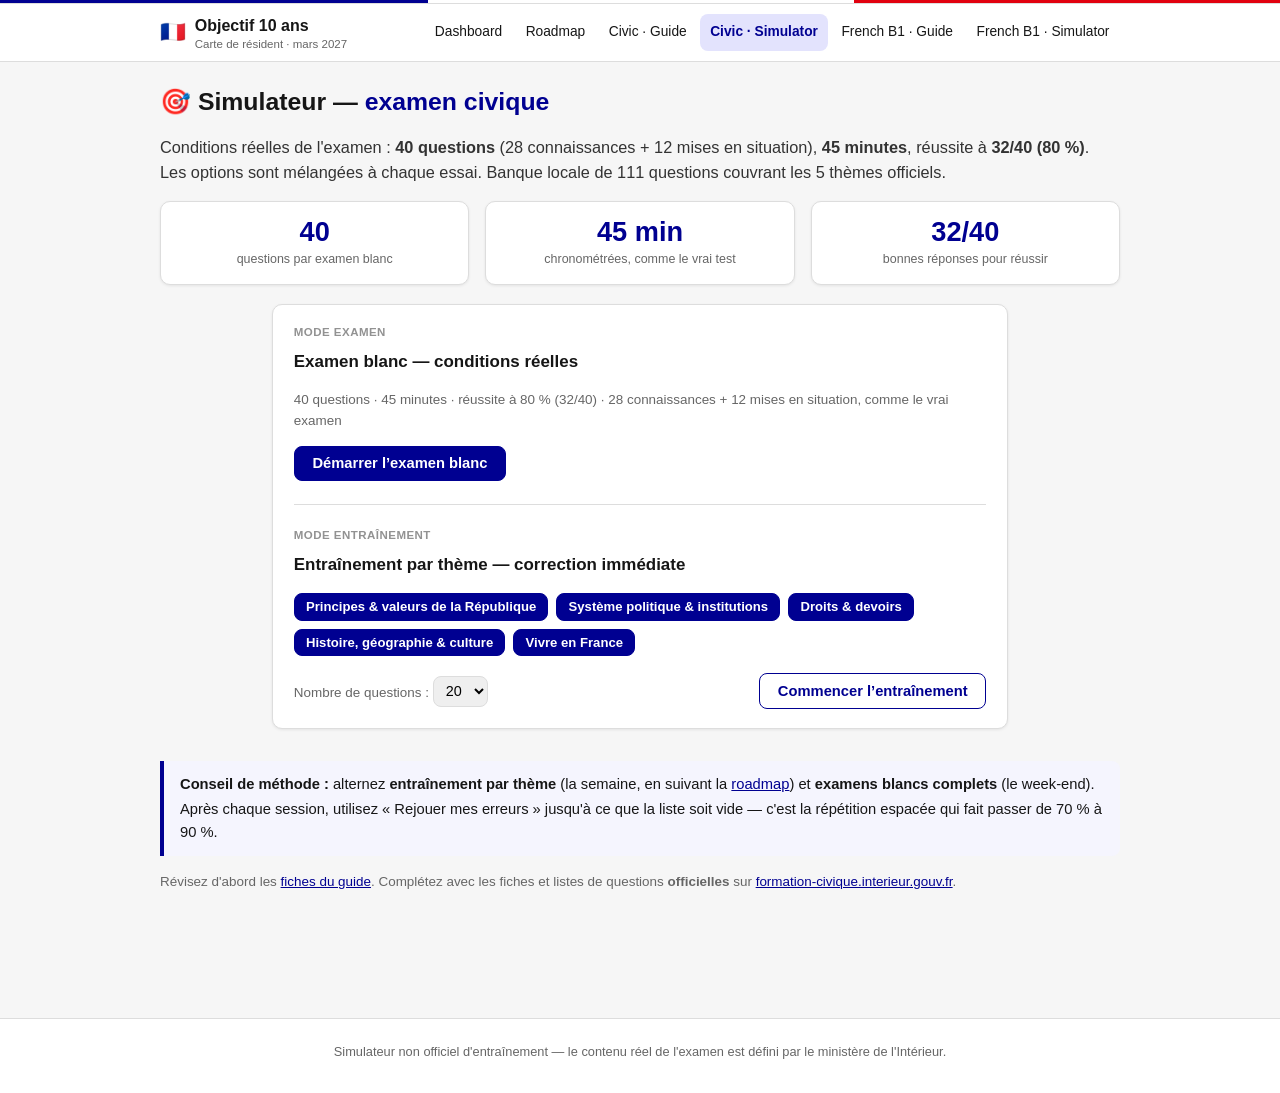
<file: civic-simulator.html>
<!DOCTYPE html>
<html lang="fr">
<head>
<meta charset="UTF-8">
<meta name="viewport" content="width=device-width, initial-scale=1">
<title>Simulateur — Examen civique — Carte de Résident Prep</title>
<link rel="stylesheet" href="assets/style.css">
<link rel="icon" href="data:image/svg+xml,<svg xmlns='http://www.w3.org/2000/svg' viewBox='0 0 100 100'><text y='.9em' font-size='90'>🏛️</text></svg>">
</head>
<body>
<div class="tricolore"></div>
<header class="site">
  <div class="site-inner">
    <a class="brand" href="index.html"><span class="flag">🇫🇷</span><span>Objectif 10 ans<small>Carte de résident · mars 2027</small></span></a>
    <nav class="main">
      <a href="index.html">Dashboard</a>
      <a href="roadmap.html">Roadmap</a>
      <a href="civic-guide.html">Civic · Guide</a>
      <a href="civic-simulator.html">Civic · Simulator</a>
      <a href="french-guide.html">French B1 · Guide</a>
      <a href="french-simulator.html">French B1 · Simulator</a>
    </nav>
  </div>
</header>

<main class="wrap">
  <h1>🎯 Simulateur — <span class="em">examen civique</span></h1>
  <p class="lead">Conditions réelles de l'examen : <b>40 questions</b> (28 connaissances + 12 mises en situation), <b>45 minutes</b>, réussite à <b>32/40 (80 %)</b>. Les options sont mélangées à chaque essai. Banque locale de <span id="bank-count">…</span> questions couvrant les 5 thèmes officiels.</p>

  <div class="grid cols-3" style="margin-bottom:1.2rem">
    <div class="card stat"><div class="num">40</div><div class="lbl">questions par examen blanc</div></div>
    <div class="card stat"><div class="num">45 min</div><div class="lbl">chronométrées, comme le vrai test</div></div>
    <div class="card stat"><div class="num">32/40</div><div class="lbl">bonnes réponses pour réussir</div></div>
  </div>

  <div id="quiz"></div>

  <div class="note" style="margin-top:2rem">
    <b>Conseil de méthode :</b> alternez <b>entraînement par thème</b> (la semaine, en suivant la <a href="roadmap.html">roadmap</a>) et <b>examens blancs complets</b> (le week-end). Après chaque session, utilisez « Rejouer mes erreurs » jusqu'à ce que la liste soit vide — c'est la répétition espacée qui fait passer de 70 % à 90 %.
  </div>
  <p class="small muted">Révisez d'abord les <a href="civic-guide.html">fiches du guide</a>. Complétez avec les fiches et listes de questions <b>officielles</b> sur <a href="https://formation-civique.interieur.gouv.fr/" target="_blank" rel="noopener">formation-civique.interieur.gouv.fr</a>.</p>
</main>

<footer class="site">
  Simulateur non officiel d'entraînement — le contenu réel de l'examen est défini par le ministère de l'Intérieur.
</footer>

<script src="assets/app.js"></script>
<script src="assets/quiz.js"></script>
<script src="assets/data/civic-data.js"></script>
<script>
  document.getElementById('bank-count').textContent = window.CIVIC_QUESTIONS.length;
  Quiz.mount({
    el: '#quiz',
    bank: window.CIVIC_QUESTIONS,
    themes: window.CIVIC_THEMES,
    storageKey: 'civic',
    exam: { size: 40, minutes: 45, passPct: 80, split: { knowledge: 28, situational: 12 } },
    examNote: '28 connaissances + 12 mises en situation, comme le vrai examen',
    passLabel: '🎉 ADMIS — vous auriez réussi l’examen civique !',
    failLabel: 'Pas encore — il faut 32/40 (80 %). Revoyez vos erreurs ci-dessous.'
  });
</script>
</body>
</html>
</file>
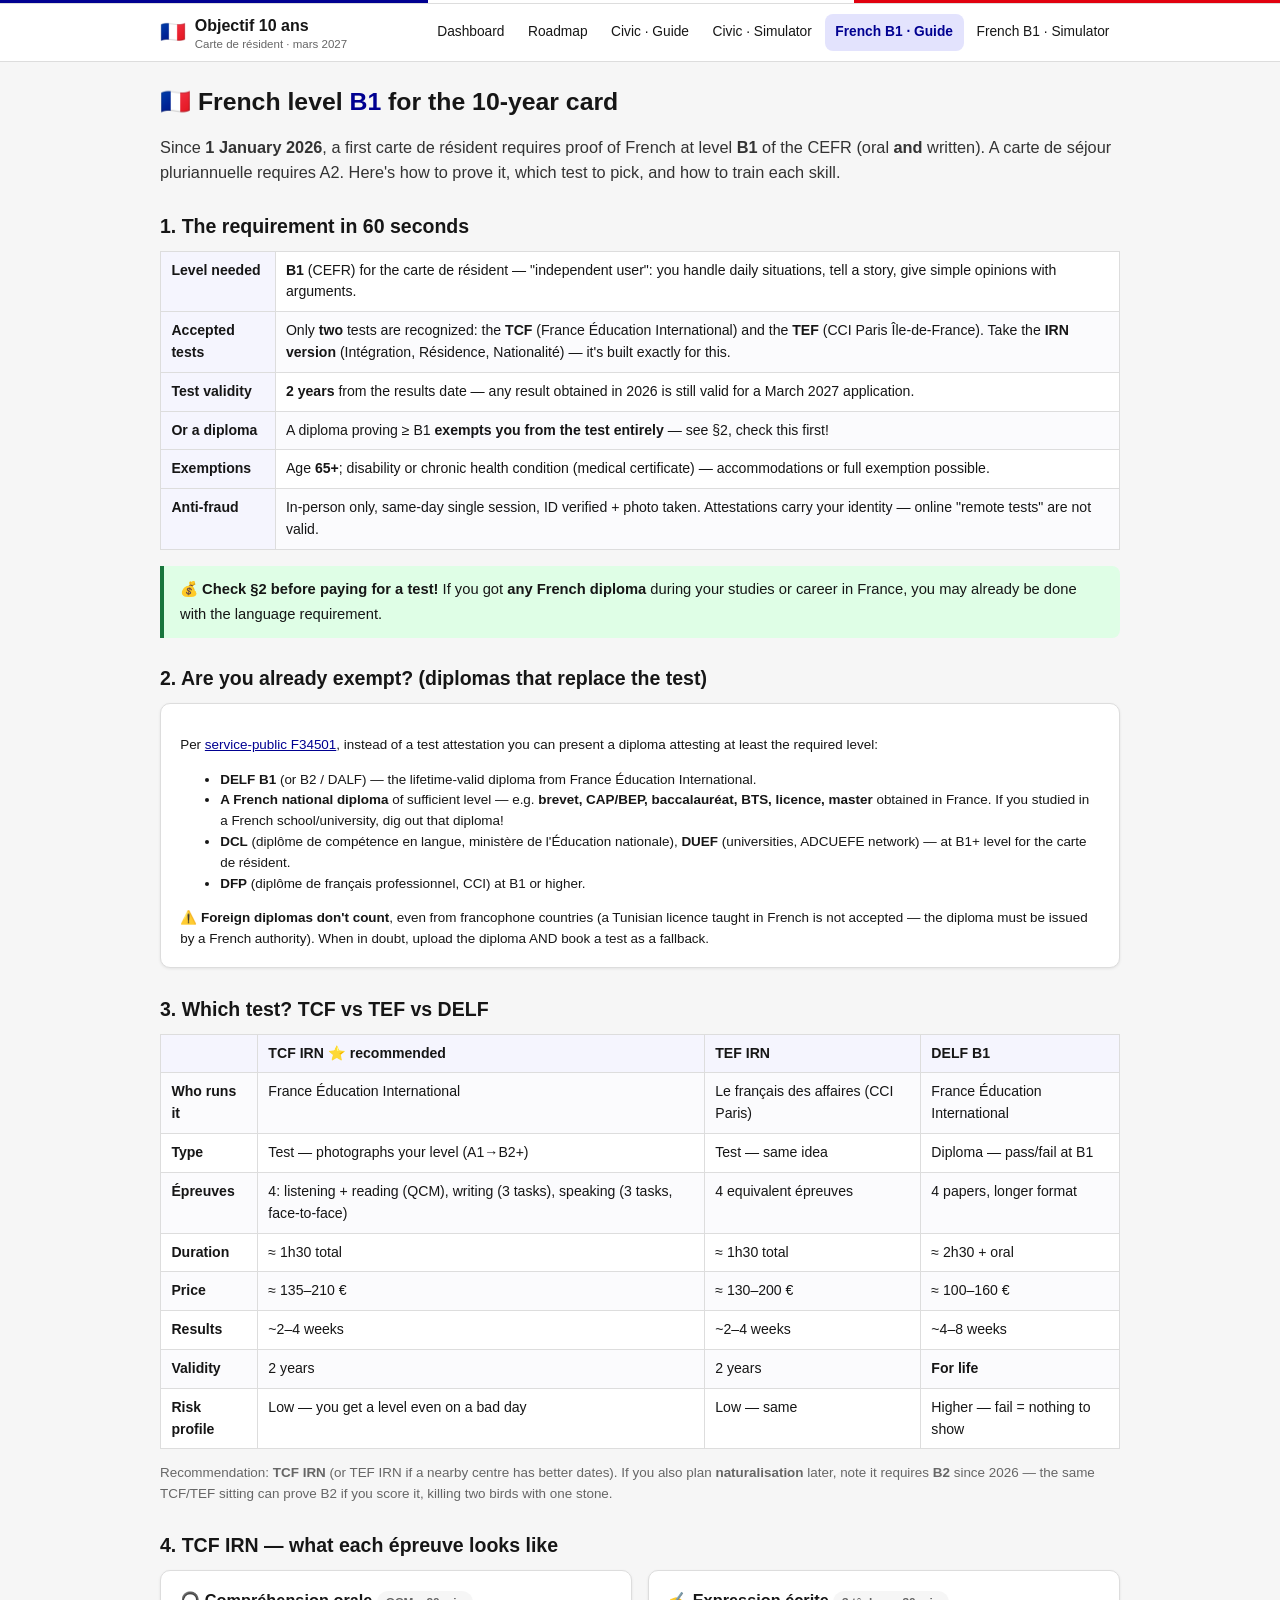
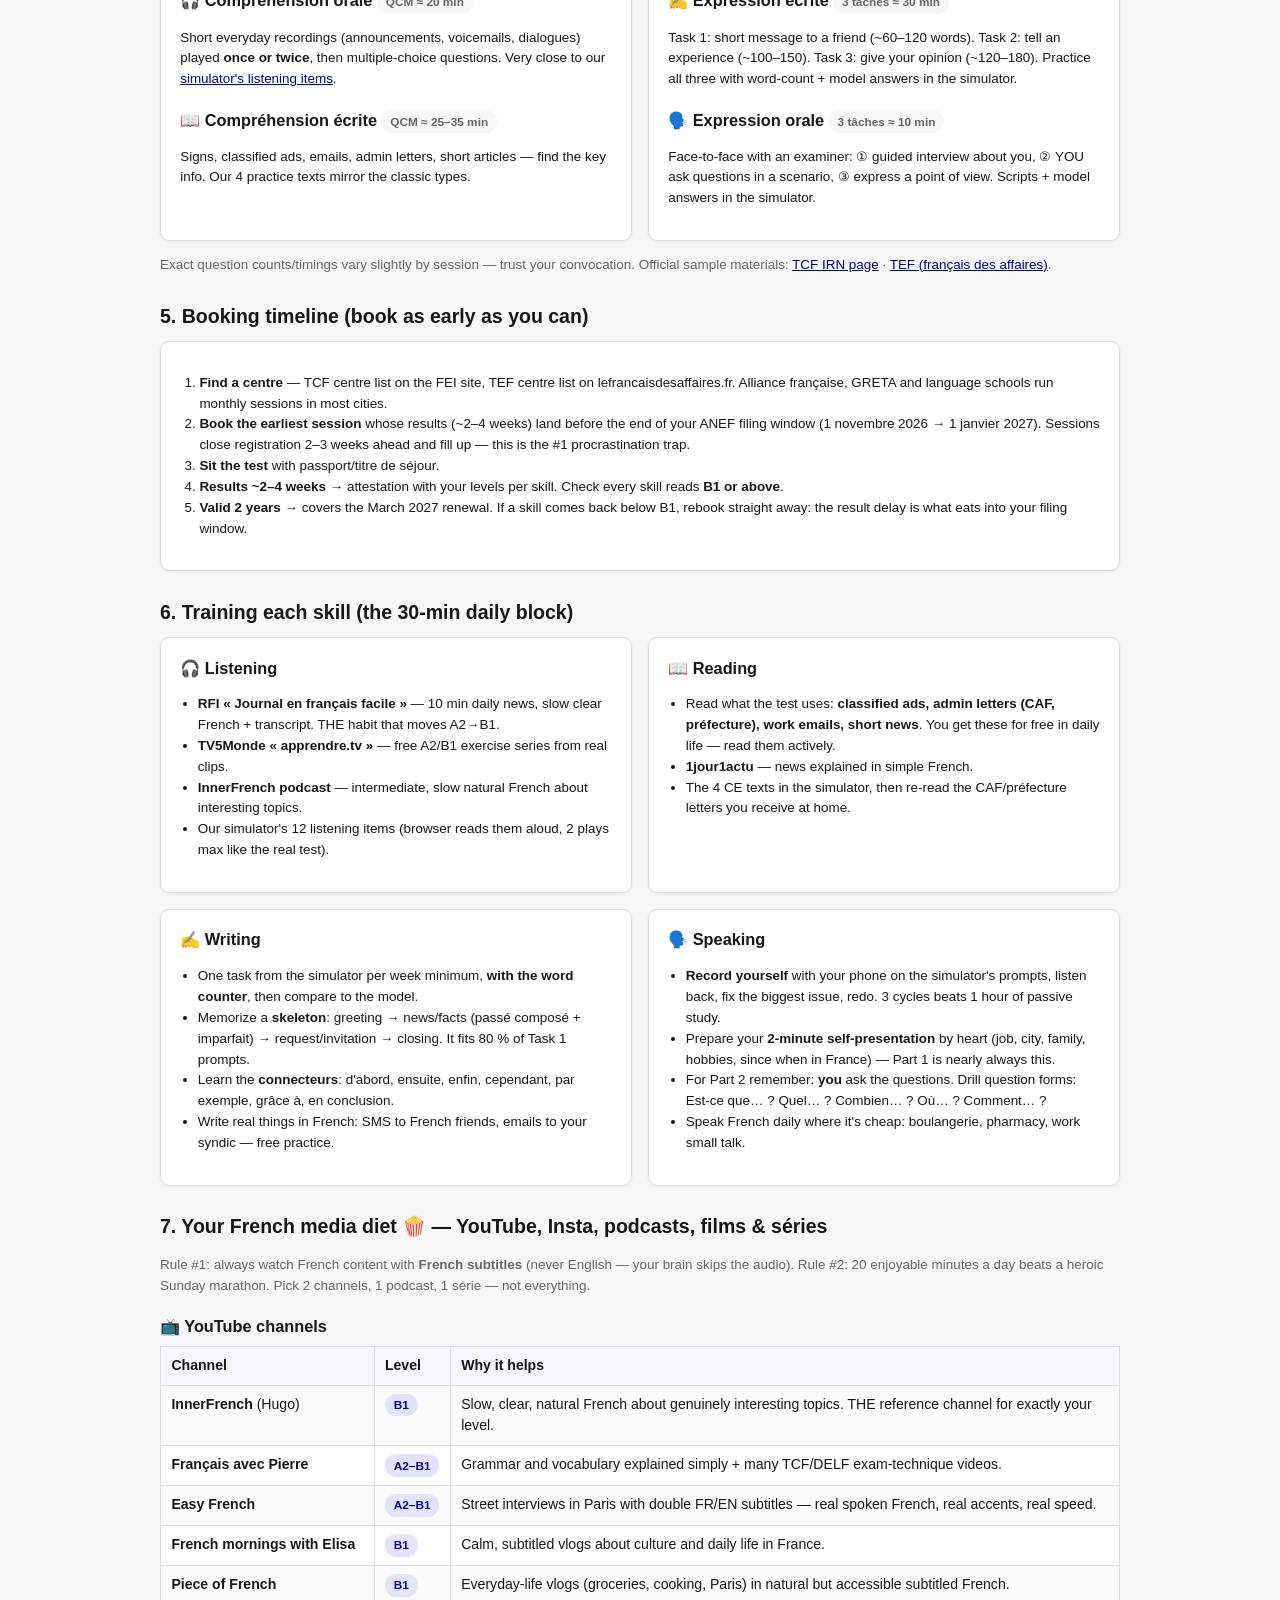
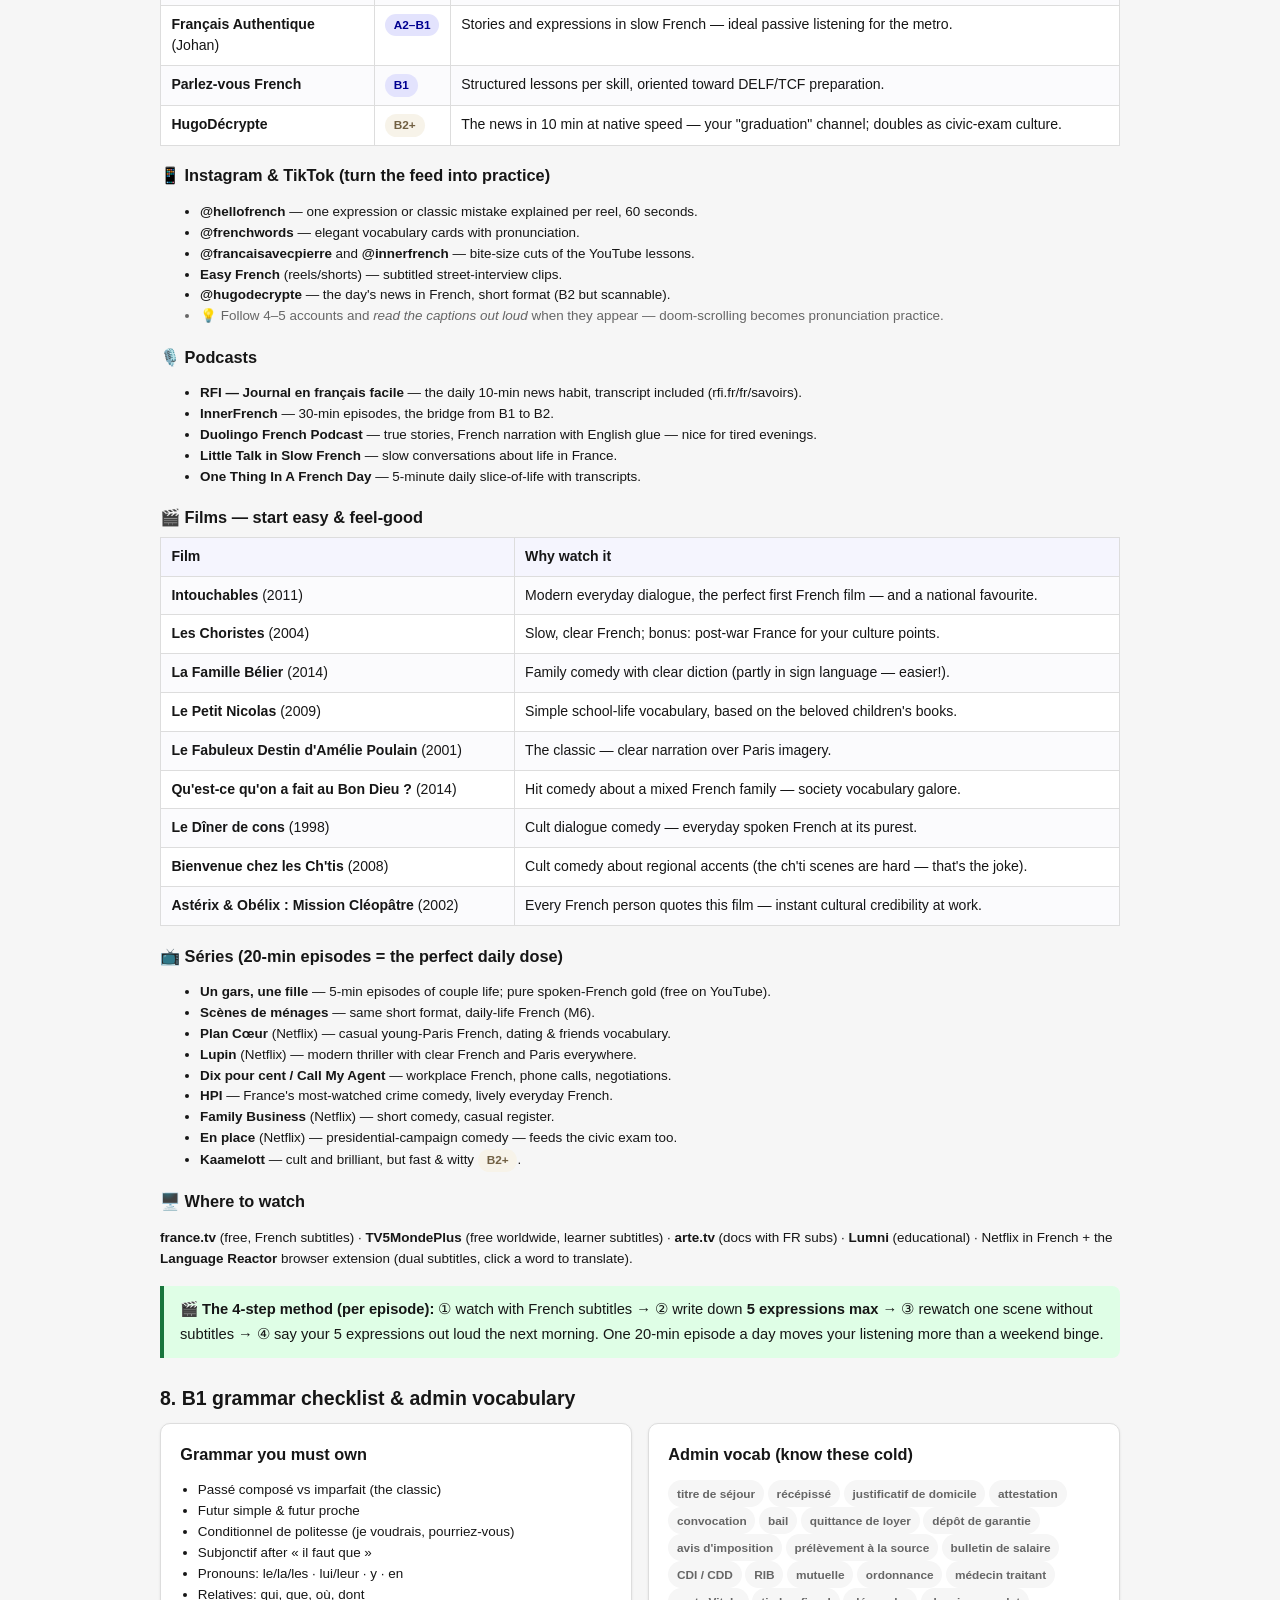
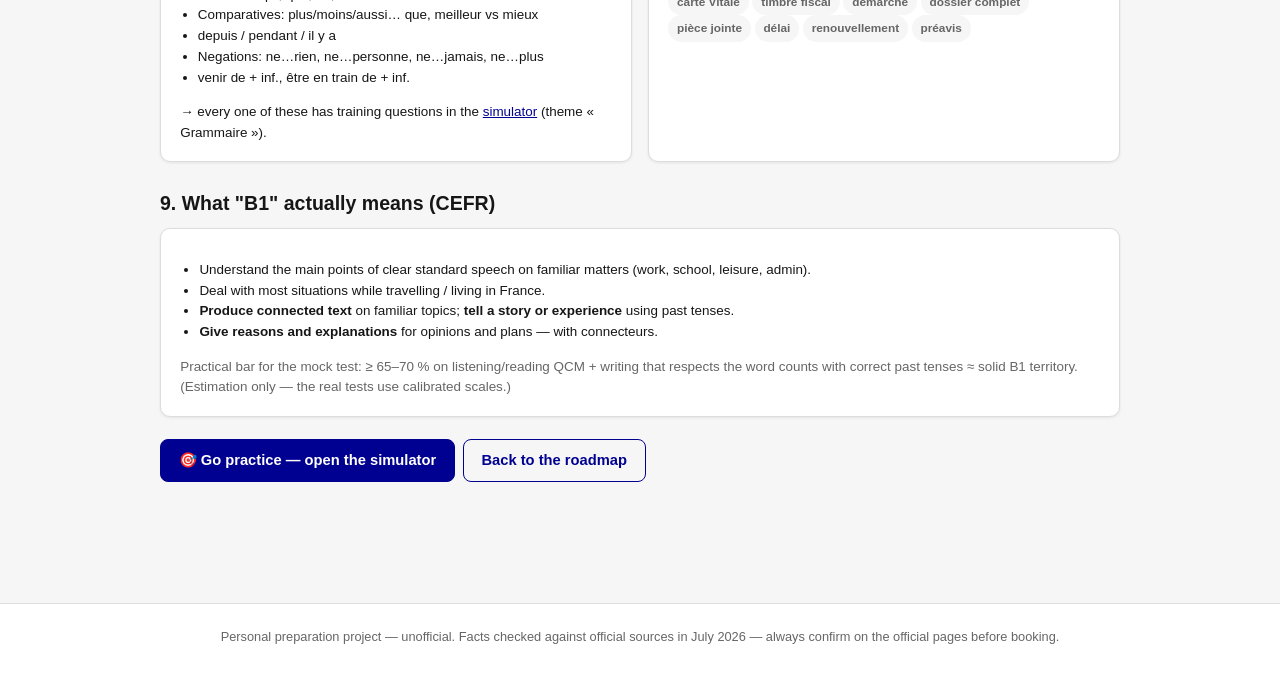
<file: french-guide.html>
<!DOCTYPE html>
<html lang="en">
<head>
<meta charset="UTF-8">
<meta name="viewport" content="width=device-width, initial-scale=1">
<title>French B1 — Guide — Carte de Résident Prep</title>
<link rel="stylesheet" href="assets/style.css">
<link rel="icon" href="data:image/svg+xml,<svg xmlns='http://www.w3.org/2000/svg' viewBox='0 0 100 100'><text y='.9em' font-size='90'>🇫🇷</text></svg>">
</head>
<body>
<div class="tricolore"></div>
<header class="site">
  <div class="site-inner">
    <a class="brand" href="index.html"><span class="flag">🇫🇷</span><span>Objectif 10 ans<small>Carte de résident · mars 2027</small></span></a>
    <nav class="main">
      <a href="index.html">Dashboard</a>
      <a href="roadmap.html">Roadmap</a>
      <a href="civic-guide.html">Civic · Guide</a>
      <a href="civic-simulator.html">Civic · Simulator</a>
      <a href="french-guide.html">French B1 · Guide</a>
      <a href="french-simulator.html">French B1 · Simulator</a>
    </nav>
  </div>
</header>

<main class="wrap">
  <h1>🇫🇷 French level <span class="em">B1</span> for the 10-year card</h1>
  <p class="lead">Since <b>1 January 2026</b>, a first carte de résident requires proof of French at level <b>B1</b> of the CEFR (oral <b>and</b> written). A carte de séjour pluriannuelle requires A2. Here's how to prove it, which test to pick, and how to train each skill.</p>

  <h2>1. The requirement in 60 seconds</h2>
  <div class="table-scroll">
    <table class="data">
      <tr><th>Level needed</th><td><b>B1</b> (CEFR) for the carte de résident — "independent user": you handle daily situations, tell a story, give simple opinions with arguments.</td></tr>
      <tr><th>Accepted tests</th><td>Only <b>two</b> tests are recognized: the <b>TCF</b> (France Éducation International) and the <b>TEF</b> (CCI Paris Île-de-France). Take the <b>IRN version</b> (Intégration, Résidence, Nationalité) — it's built exactly for this.</td></tr>
      <tr><th>Test validity</th><td><b>2 years</b> from the results date — any result obtained in 2026 is still valid for a March 2027 application.</td></tr>
      <tr><th>Or a diploma</th><td>A diploma proving ≥ B1 <b>exempts you from the test entirely</b> — see §2, check this first!</td></tr>
      <tr><th>Exemptions</th><td>Age <b>65+</b>; disability or chronic health condition (medical certificate) — accommodations or full exemption possible.</td></tr>
      <tr><th>Anti-fraud</th><td>In-person only, same-day single session, ID verified + photo taken. Attestations carry your identity — online "remote tests" are not valid.</td></tr>
    </table>
  </div>

  <div class="note good">
    <b>💰 Check §2 before paying for a test!</b> If you got <b>any French diploma</b> during your studies or career in France, you may already be done with the language requirement.
  </div>

  <h2>2. Are you already exempt? (diplomas that replace the test)</h2>
  <div class="card">
    <p class="small">Per <a href="https://www.service-public.gouv.fr/particuliers/vosdroits/F34501" target="_blank" rel="noopener">service-public F34501</a>, instead of a test attestation you can present a diploma attesting at least the required level:</p>
    <ul class="small">
      <li><b>DELF B1</b> (or B2 / DALF) — the lifetime-valid diploma from France Éducation International.</li>
      <li><b>A French national diploma</b> of sufficient level — e.g. <b>brevet, CAP/BEP, baccalauréat, BTS, licence, master</b> obtained in France. If you studied in a French school/university, dig out that diploma!</li>
      <li><b>DCL</b> (diplôme de compétence en langue, ministère de l'Éducation nationale), <b>DUEF</b> (universities, ADCUEFE network) — at B1+ level for the carte de résident.</li>
      <li><b>DFP</b> (diplôme de français professionnel, CCI) at B1 or higher.</li>
    </ul>
    <p class="small mb0">⚠️ <b>Foreign diplomas don't count</b>, even from francophone countries (a Tunisian licence taught in French is not accepted — the diploma must be issued by a French authority). When in doubt, upload the diploma AND book a test as a fallback.</p>
  </div>

  <h2>3. Which test? TCF vs TEF vs DELF</h2>
  <div class="table-scroll">
    <table class="data">
      <tr><th></th><th>TCF IRN ⭐ recommended</th><th>TEF IRN</th><th>DELF B1</th></tr>
      <tr><td><b>Who runs it</b></td><td>France Éducation International</td><td>Le français des affaires (CCI Paris)</td><td>France Éducation International</td></tr>
      <tr><td><b>Type</b></td><td>Test — photographs your level (A1→B2+)</td><td>Test — same idea</td><td>Diploma — pass/fail at B1</td></tr>
      <tr><td><b>Épreuves</b></td><td>4: listening + reading (QCM), writing (3 tasks), speaking (3 tasks, face-to-face)</td><td>4 equivalent épreuves</td><td>4 papers, longer format</td></tr>
      <tr><td><b>Duration</b></td><td>≈ 1h30 total</td><td>≈ 1h30 total</td><td>≈ 2h30 + oral</td></tr>
      <tr><td><b>Price</b></td><td>≈ 135–210 €</td><td>≈ 130–200 €</td><td>≈ 100–160 €</td></tr>
      <tr><td><b>Results</b></td><td>~2–4 weeks</td><td>~2–4 weeks</td><td>~4–8 weeks</td></tr>
      <tr><td><b>Validity</b></td><td>2 years</td><td>2 years</td><td><b>For life</b></td></tr>
      <tr><td><b>Risk profile</b></td><td>Low — you get a level even on a bad day</td><td>Low — same</td><td>Higher — fail = nothing to show</td></tr>
    </table>
  </div>
  <p class="small muted">Recommendation: <b>TCF IRN</b> (or TEF IRN if a nearby centre has better dates). If you also plan <b>naturalisation</b> later, note it requires <b>B2</b> since 2026 — the same TCF/TEF sitting can prove B2 if you score it, killing two birds with one stone.</p>

  <h2>4. TCF IRN — what each épreuve looks like</h2>
  <div class="grid cols-2">
    <div class="card">
      <h3 class="mt0">🎧 Compréhension orale <span class="badge ghost">QCM ≈ 20 min</span></h3>
      <p class="small">Short everyday recordings (announcements, voicemails, dialogues) played <b>once or twice</b>, then multiple-choice questions. Very close to our <a href="french-simulator.html">simulator's listening items</a>.</p>
      <h3>📖 Compréhension écrite <span class="badge ghost">QCM ≈ 25–35 min</span></h3>
      <p class="small">Signs, classified ads, emails, admin letters, short articles — find the key info. Our 4 practice texts mirror the classic types.</p>
    </div>
    <div class="card">
      <h3 class="mt0">✍️ Expression écrite <span class="badge ghost">3 tâches ≈ 30 min</span></h3>
      <p class="small">Task 1: short message to a friend (~60–120 words). Task 2: tell an experience (~100–150). Task 3: give your opinion (~120–180). Practice all three with word-count + model answers in the simulator.</p>
      <h3>🗣️ Expression orale <span class="badge ghost">3 tâches ≈ 10 min</span></h3>
      <p class="small">Face-to-face with an examiner: ① guided interview about you, ② YOU ask questions in a scenario, ③ express a point of view. Scripts + model answers in the simulator.</p>
    </div>
  </div>
  <p class="small muted">Exact question counts/timings vary slightly by session — trust your convocation. Official sample materials: <a href="https://www.france-education-international.fr/test/tcf-irn" target="_blank" rel="noopener">TCF IRN page</a> · <a href="https://www.lefrancaisdesaffaires.fr/" target="_blank" rel="noopener">TEF (français des affaires)</a>.</p>

  <h2>5. Booking timeline (book as early as you can)</h2>
  <div class="card">
    <ol class="small" style="padding-inline-start:1.2rem">
      <li><b>Find a centre</b> — TCF centre list on the FEI site, TEF centre list on lefrancaisdesaffaires.fr. Alliance française, GRETA and language schools run monthly sessions in most cities.</li>
      <li><b>Book the earliest session</b> whose results (~2–4 weeks) land before the end of your ANEF filing window (<span data-filing-window>November 2026 → January 2027</span>). Sessions close registration 2–3 weeks ahead and fill up — this is the #1 procrastination trap.</li>
      <li><b>Sit the test</b> with passport/titre de séjour.</li>
      <li><b>Results ~2–4 weeks</b> → attestation with your levels per skill. Check every skill reads <b>B1 or above</b>.</li>
      <li><b>Valid 2 years</b> → covers the March 2027 renewal. If a skill comes back below B1, rebook straight away: the result delay is what eats into your filing window.</li>
    </ol>
  </div>

  <h2>6. Training each skill (the 30-min daily block)</h2>
  <div class="grid cols-2">
    <div class="card">
      <h3 class="mt0">🎧 Listening</h3>
      <ul class="small" style="padding-inline-start:1.1rem">
        <li><b>RFI « Journal en français facile »</b> — 10 min daily news, slow clear French + transcript. THE habit that moves A2→B1.</li>
        <li><b>TV5Monde « apprendre.tv »</b> — free A2/B1 exercise series from real clips.</li>
        <li><b>InnerFrench podcast</b> — intermediate, slow natural French about interesting topics.</li>
        <li>Our simulator's 12 listening items (browser reads them aloud, 2 plays max like the real test).</li>
      </ul>
    </div>
    <div class="card">
      <h3 class="mt0">📖 Reading</h3>
      <ul class="small" style="padding-inline-start:1.1rem">
        <li>Read what the test uses: <b>classified ads, admin letters (CAF, préfecture), work emails, short news</b>. You get these for free in daily life — read them actively.</li>
        <li><b>1jour1actu</b> — news explained in simple French.</li>
        <li>The 4 CE texts in the simulator, then re-read the CAF/préfecture letters you receive at home.</li>
      </ul>
    </div>
    <div class="card">
      <h3 class="mt0">✍️ Writing</h3>
      <ul class="small" style="padding-inline-start:1.1rem">
        <li>One task from the simulator per week minimum, <b>with the word counter</b>, then compare to the model.</li>
        <li>Memorize a <b>skeleton</b>: greeting → news/facts (passé composé + imparfait) → request/invitation → closing. It fits 80 % of Task 1 prompts.</li>
        <li>Learn the <b>connecteurs</b>: d'abord, ensuite, enfin, cependant, par exemple, grâce à, en conclusion.</li>
        <li>Write real things in French: SMS to French friends, emails to your syndic — free practice.</li>
      </ul>
    </div>
    <div class="card">
      <h3 class="mt0">🗣️ Speaking</h3>
      <ul class="small" style="padding-inline-start:1.1rem">
        <li><b>Record yourself</b> with your phone on the simulator's prompts, listen back, fix the biggest issue, redo. 3 cycles beats 1 hour of passive study.</li>
        <li>Prepare your <b>2-minute self-presentation</b> by heart (job, city, family, hobbies, since when in France) — Part 1 is nearly always this.</li>
        <li>For Part 2 remember: <b>you</b> ask the questions. Drill question forms: Est-ce que… ? Quel… ? Combien… ? Où… ? Comment… ?</li>
        <li>Speak French daily where it's cheap: boulangerie, pharmacy, work small talk.</li>
      </ul>
    </div>
  </div>

  <h2>7. Your French media diet 🍿 — YouTube, Insta, podcasts, films &amp; séries</h2>
  <p class="small muted">Rule #1: always watch French content with <b>French subtitles</b> (never English — your brain skips the audio). Rule #2: 20 enjoyable minutes a day beats a heroic Sunday marathon. Pick 2 channels, 1 podcast, 1 série — not everything.</p>

  <h3>📺 YouTube channels</h3>
  <div class="table-scroll">
    <table class="data">
      <tr><th>Channel</th><th>Level</th><th>Why it helps</th></tr>
      <tr><td><b>InnerFrench</b> (Hugo)</td><td><span class="badge">B1</span></td><td>Slow, clear, natural French about genuinely interesting topics. THE reference channel for exactly your level.</td></tr>
      <tr><td><b>Français avec Pierre</b></td><td><span class="badge">A2–B1</span></td><td>Grammar and vocabulary explained simply + many TCF/DELF exam-technique videos.</td></tr>
      <tr><td><b>Easy French</b></td><td><span class="badge">A2–B1</span></td><td>Street interviews in Paris with double FR/EN subtitles — real spoken French, real accents, real speed.</td></tr>
      <tr><td><b>French mornings with Elisa</b></td><td><span class="badge">B1</span></td><td>Calm, subtitled vlogs about culture and daily life in France.</td></tr>
      <tr><td><b>Piece of French</b></td><td><span class="badge">B1</span></td><td>Everyday-life vlogs (groceries, cooking, Paris) in natural but accessible subtitled French.</td></tr>
      <tr><td><b>Français Authentique</b> (Johan)</td><td><span class="badge">A2–B1</span></td><td>Stories and expressions in slow French — ideal passive listening for the metro.</td></tr>
      <tr><td><b>Parlez-vous French</b></td><td><span class="badge">B1</span></td><td>Structured lessons per skill, oriented toward DELF/TCF preparation.</td></tr>
      <tr><td><b>HugoDécrypte</b></td><td><span class="badge gold">B2+</span></td><td>The news in 10 min at native speed — your "graduation" channel; doubles as civic-exam culture.</td></tr>
    </table>
  </div>

  <h3>📱 Instagram &amp; TikTok (turn the feed into practice)</h3>
  <ul class="small">
    <li><b>@hellofrench</b> — one expression or classic mistake explained per reel, 60 seconds.</li>
    <li><b>@frenchwords</b> — elegant vocabulary cards with pronunciation.</li>
    <li><b>@francaisavecpierre</b> and <b>@innerfrench</b> — bite-size cuts of the YouTube lessons.</li>
    <li><b>Easy French</b> (reels/shorts) — subtitled street-interview clips.</li>
    <li><b>@hugodecrypte</b> — the day's news in French, short format (B2 but scannable).</li>
    <li class="muted">💡 Follow 4–5 accounts and <i>read the captions out loud</i> when they appear — doom-scrolling becomes pronunciation practice.</li>
  </ul>

  <h3>🎙️ Podcasts</h3>
  <ul class="small">
    <li><b>RFI — Journal en français facile</b> — the daily 10-min news habit, transcript included (rfi.fr/fr/savoirs).</li>
    <li><b>InnerFrench</b> — 30-min episodes, the bridge from B1 to B2.</li>
    <li><b>Duolingo French Podcast</b> — true stories, French narration with English glue — nice for tired evenings.</li>
    <li><b>Little Talk in Slow French</b> — slow conversations about life in France.</li>
    <li><b>One Thing In A French Day</b> — 5-minute daily slice-of-life with transcripts.</li>
  </ul>

  <h3>🎬 Films — start easy &amp; feel-good</h3>
  <div class="table-scroll">
    <table class="data">
      <tr><th>Film</th><th>Why watch it</th></tr>
      <tr><td><b>Intouchables</b> (2011)</td><td>Modern everyday dialogue, the perfect first French film — and a national favourite.</td></tr>
      <tr><td><b>Les Choristes</b> (2004)</td><td>Slow, clear French; bonus: post-war France for your culture points.</td></tr>
      <tr><td><b>La Famille Bélier</b> (2014)</td><td>Family comedy with clear diction (partly in sign language — easier!).</td></tr>
      <tr><td><b>Le Petit Nicolas</b> (2009)</td><td>Simple school-life vocabulary, based on the beloved children's books.</td></tr>
      <tr><td><b>Le Fabuleux Destin d'Amélie Poulain</b> (2001)</td><td>The classic — clear narration over Paris imagery.</td></tr>
      <tr><td><b>Qu'est-ce qu'on a fait au Bon Dieu ?</b> (2014)</td><td>Hit comedy about a mixed French family — society vocabulary galore.</td></tr>
      <tr><td><b>Le Dîner de cons</b> (1998)</td><td>Cult dialogue comedy — everyday spoken French at its purest.</td></tr>
      <tr><td><b>Bienvenue chez les Ch'tis</b> (2008)</td><td>Cult comedy about regional accents (the ch'ti scenes are hard — that's the joke).</td></tr>
      <tr><td><b>Astérix &amp; Obélix : Mission Cléopâtre</b> (2002)</td><td>Every French person quotes this film — instant cultural credibility at work.</td></tr>
    </table>
  </div>

  <h3>📺 Séries (20-min episodes = the perfect daily dose)</h3>
  <ul class="small">
    <li><b>Un gars, une fille</b> — 5-min episodes of couple life; pure spoken-French gold (free on YouTube).</li>
    <li><b>Scènes de ménages</b> — same short format, daily-life French (M6).</li>
    <li><b>Plan Cœur</b> (Netflix) — casual young-Paris French, dating &amp; friends vocabulary.</li>
    <li><b>Lupin</b> (Netflix) — modern thriller with clear French and Paris everywhere.</li>
    <li><b>Dix pour cent / Call My Agent</b> — workplace French, phone calls, negotiations.</li>
    <li><b>HPI</b> — France's most-watched crime comedy, lively everyday French.</li>
    <li><b>Family Business</b> (Netflix) — short comedy, casual register.</li>
    <li><b>En place</b> (Netflix) — presidential-campaign comedy — feeds the civic exam too.</li>
    <li><b>Kaamelott</b> — cult and brilliant, but fast &amp; witty <span class="badge gold">B2+</span>.</li>
  </ul>

  <h3>🖥️ Where to watch</h3>
  <p class="small"><b>france.tv</b> (free, French subtitles) · <b>TV5MondePlus</b> (free worldwide, learner subtitles) · <b>arte.tv</b> (docs with FR subs) · <b>Lumni</b> (educational) · Netflix in French + the <b>Language Reactor</b> browser extension (dual subtitles, click a word to translate).</p>

  <div class="note good">
    <b>🎬 The 4-step method (per episode):</b> ① watch with French subtitles → ② write down <b>5 expressions max</b> → ③ rewatch one scene without subtitles → ④ say your 5 expressions out loud the next morning. One 20-min episode a day moves your listening more than a weekend binge.
  </div>

  <h2>8. B1 grammar checklist &amp; admin vocabulary</h2>
  <div class="grid cols-2">
    <div class="card">
      <h3 class="mt0">Grammar you must own</h3>
      <ul class="small" style="padding-inline-start:1.1rem;columns:1">
        <li>Passé composé vs imparfait (the classic)</li>
        <li>Futur simple &amp; futur proche</li>
        <li>Conditionnel de politesse (je voudrais, pourriez-vous)</li>
        <li>Subjonctif after « il faut que »</li>
        <li>Pronouns: le/la/les · lui/leur · y · en</li>
        <li>Relatives: qui, que, où, dont</li>
        <li>Comparatives: plus/moins/aussi… que, meilleur vs mieux</li>
        <li>depuis / pendant / il y a</li>
        <li>Negations: ne…rien, ne…personne, ne…jamais, ne…plus</li>
        <li>venir de + inf., être en train de + inf.</li>
      </ul>
      <p class="small mb0">→ every one of these has training questions in the <a href="french-simulator.html">simulator</a> (theme « Grammaire »).</p>
    </div>
    <div class="card">
      <h3 class="mt0">Admin vocab (know these cold)</h3>
      <p class="small" style="line-height:1.9">
        <span class="badge ghost">titre de séjour</span> <span class="badge ghost">récépissé</span> <span class="badge ghost">justificatif de domicile</span> <span class="badge ghost">attestation</span> <span class="badge ghost">convocation</span> <span class="badge ghost">bail</span> <span class="badge ghost">quittance de loyer</span> <span class="badge ghost">dépôt de garantie</span> <span class="badge ghost">avis d'imposition</span> <span class="badge ghost">prélèvement à la source</span> <span class="badge ghost">bulletin de salaire</span> <span class="badge ghost">CDI / CDD</span> <span class="badge ghost">RIB</span> <span class="badge ghost">mutuelle</span> <span class="badge ghost">ordonnance</span> <span class="badge ghost">médecin traitant</span> <span class="badge ghost">carte Vitale</span> <span class="badge ghost">timbre fiscal</span> <span class="badge ghost">démarche</span> <span class="badge ghost">dossier complet</span> <span class="badge ghost">pièce jointe</span> <span class="badge ghost">délai</span> <span class="badge ghost">renouvellement</span> <span class="badge ghost">préavis</span>
      </p>
    </div>
  </div>

  <h2>9. What "B1" actually means (CEFR)</h2>
  <div class="card">
    <ul class="small" style="padding-inline-start:1.2rem">
      <li>Understand the main points of clear standard speech on familiar matters (work, school, leisure, admin).</li>
      <li>Deal with most situations while travelling / living in France.</li>
      <li><b>Produce connected text</b> on familiar topics; <b>tell a story or experience</b> using past tenses.</li>
      <li><b>Give reasons and explanations</b> for opinions and plans — with connecteurs.</li>
    </ul>
    <p class="small muted mb0">Practical bar for the mock test: ≥ 65–70 % on listening/reading QCM + writing that respects the word counts with correct past tenses ≈ solid B1 territory. (Estimation only — the real tests use calibrated scales.)</p>
  </div>

  <div class="pill-row" style="margin-top:1.4rem">
    <a class="btn" href="french-simulator.html">🎯 Go practice — open the simulator</a>
    <a class="btn outline" href="roadmap.html">Back to the roadmap</a>
  </div>
</main>

<footer class="site">
  Personal preparation project — unofficial. Facts checked against official sources in July 2026 — always confirm on the official pages before booking.
</footer>

<script src="assets/app.js"></script>
</body>
</html>
</file>
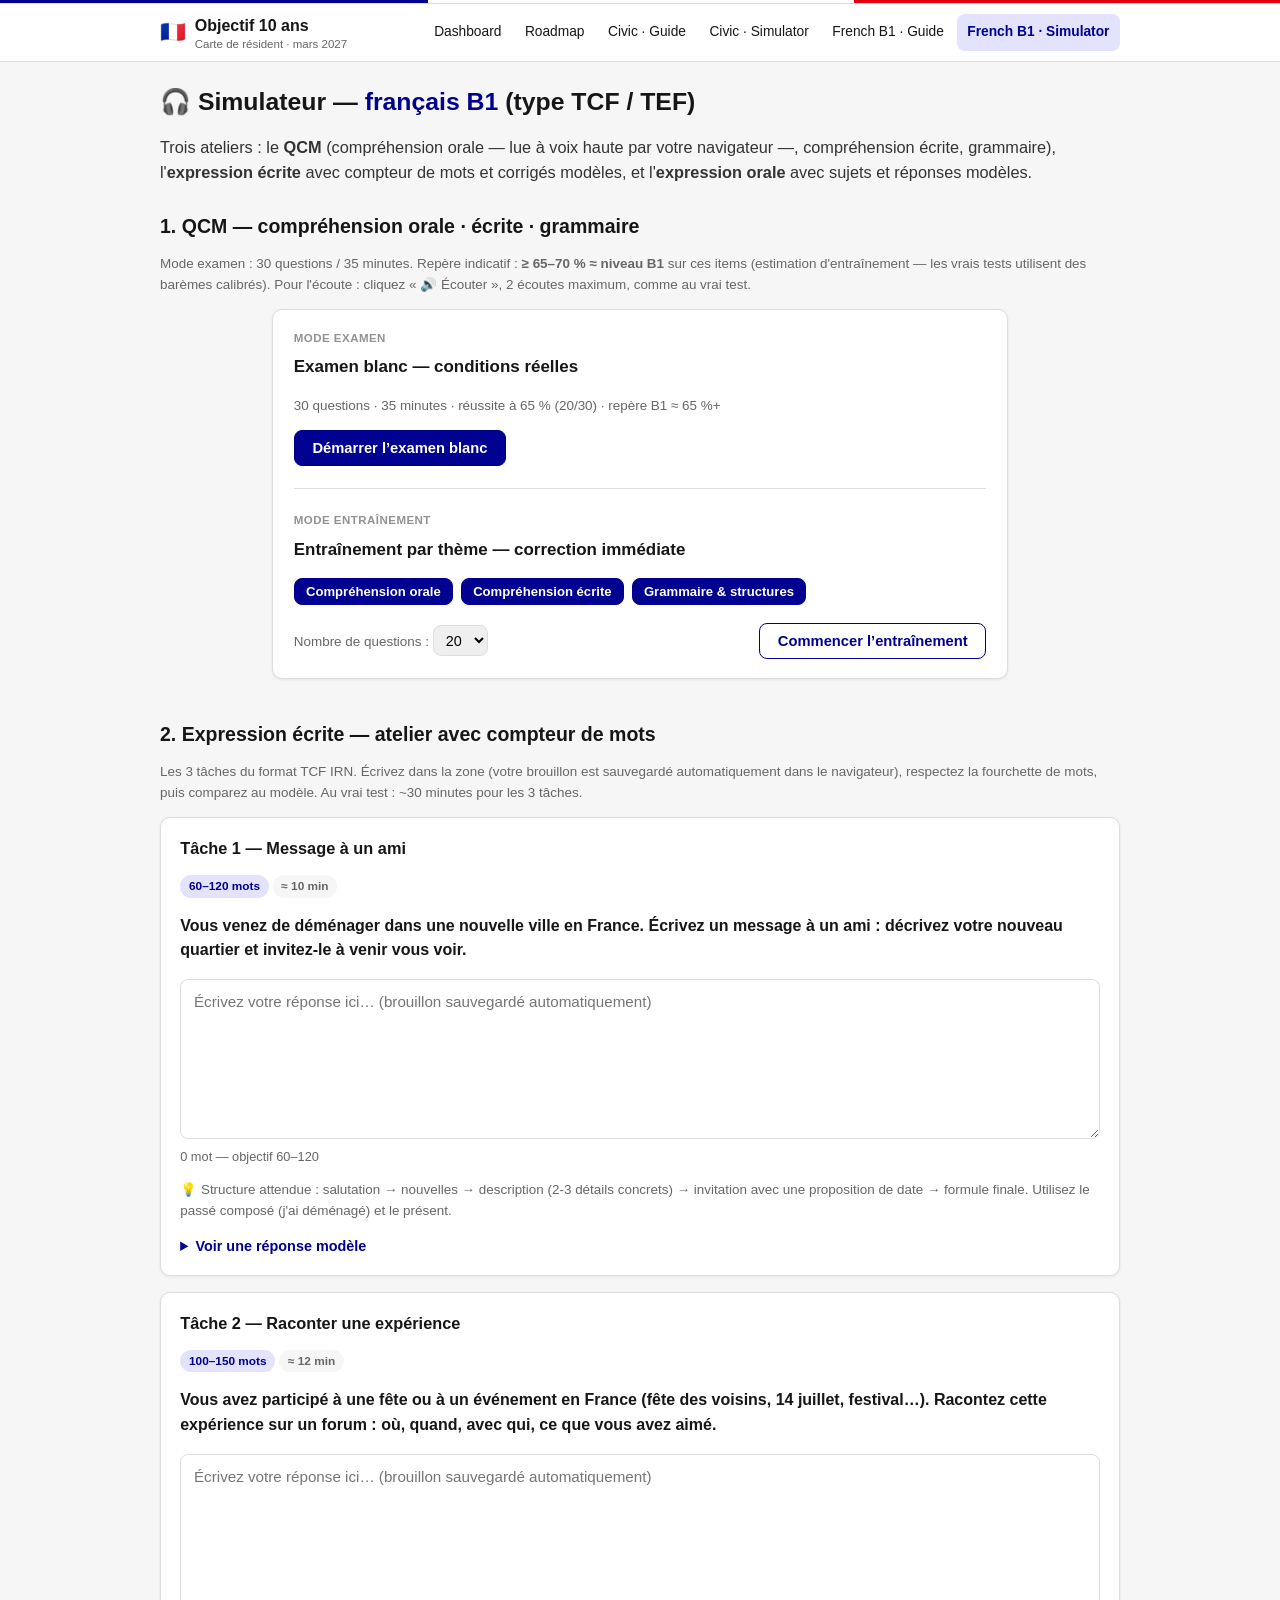
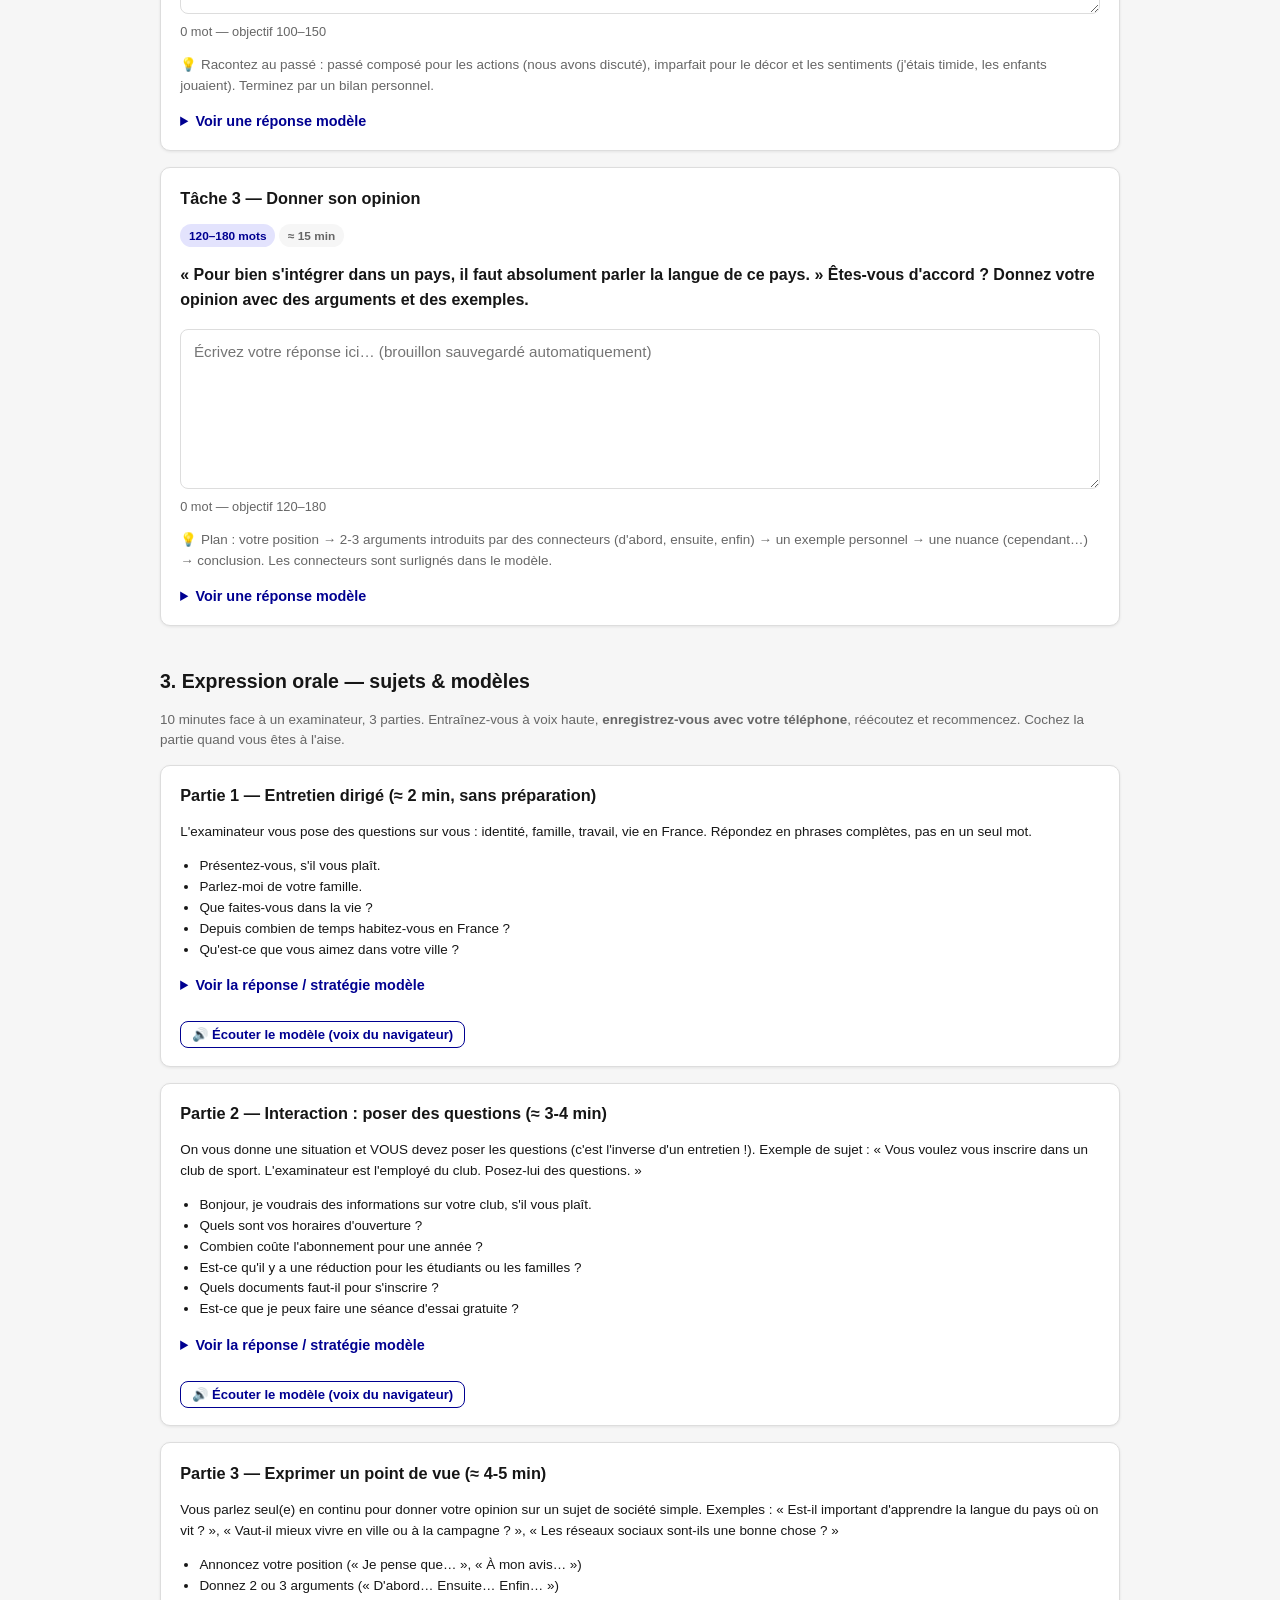
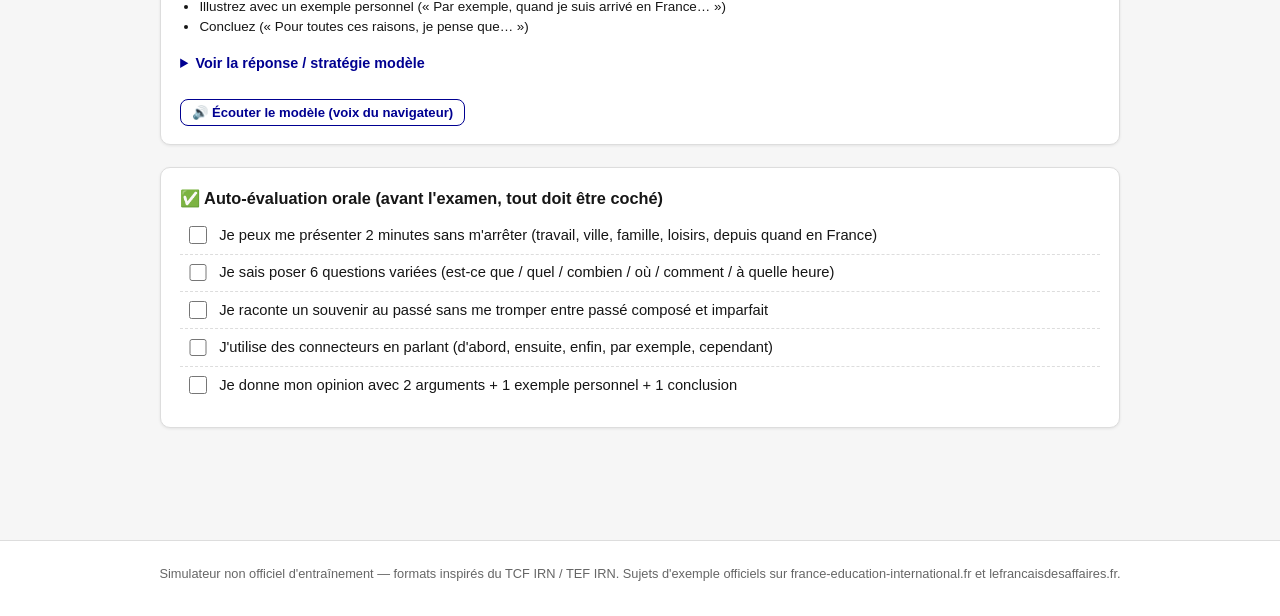
<file: french-simulator.html>
<!DOCTYPE html>
<html lang="fr">
<head>
<meta charset="UTF-8">
<meta name="viewport" content="width=device-width, initial-scale=1">
<title>Simulateur — Français B1 (TCF/TEF) — Carte de Résident Prep</title>
<link rel="stylesheet" href="assets/style.css">
<link rel="icon" href="data:image/svg+xml,<svg xmlns='http://www.w3.org/2000/svg' viewBox='0 0 100 100'><text y='.9em' font-size='90'>🎧</text></svg>">
</head>
<body>
<div class="tricolore"></div>
<header class="site">
  <div class="site-inner">
    <a class="brand" href="index.html"><span class="flag">🇫🇷</span><span>Objectif 10 ans<small>Carte de résident · mars 2027</small></span></a>
    <nav class="main">
      <a href="index.html">Dashboard</a>
      <a href="roadmap.html">Roadmap</a>
      <a href="civic-guide.html">Civic · Guide</a>
      <a href="civic-simulator.html">Civic · Simulator</a>
      <a href="french-guide.html">French B1 · Guide</a>
      <a href="french-simulator.html">French B1 · Simulator</a>
    </nav>
  </div>
</header>

<main class="wrap">
  <h1>🎧 Simulateur — <span class="em">français B1</span> (type TCF / TEF)</h1>
  <p class="lead">Trois ateliers : le <b>QCM</b> (compréhension orale — lue à voix haute par votre navigateur —, compréhension écrite, grammaire), l'<b>expression écrite</b> avec compteur de mots et corrigés modèles, et l'<b>expression orale</b> avec sujets et réponses modèles.</p>

  <h2>1. QCM — compréhension orale · écrite · grammaire</h2>
  <p class="small muted">Mode examen : 30 questions / 35 minutes. Repère indicatif : <b>≥ 65–70 % ≈ niveau B1</b> sur ces items (estimation d'entraînement — les vrais tests utilisent des barèmes calibrés). Pour l'écoute : cliquez « 🔊 Écouter », 2 écoutes maximum, comme au vrai test.</p>
  <div id="quiz"></div>

  <h2 style="margin-top:2.5rem">2. Expression écrite — atelier avec compteur de mots</h2>
  <p class="small muted">Les 3 tâches du format TCF IRN. Écrivez dans la zone (votre brouillon est sauvegardé automatiquement dans le navigateur), respectez la fourchette de mots, puis comparez au modèle. Au vrai test : ~30 minutes pour les 3 tâches.</p>
  <div id="ee-area"></div>

  <h2 style="margin-top:2.5rem">3. Expression orale — sujets &amp; modèles</h2>
  <p class="small muted">10 minutes face à un examinateur, 3 parties. Entraînez-vous à voix haute, <b>enregistrez-vous avec votre téléphone</b>, réécoutez et recommencez. Cochez la partie quand vous êtes à l'aise.</p>
  <div id="eo-area"></div>

  <div class="card" style="margin-top:1.4rem">
    <h3 class="mt0">✅ Auto-évaluation orale (avant l'examen, tout doit être coché)</h3>
    <ul class="checklist" data-store="frenchsim:eo-check">
      <li><input type="checkbox" id="eoc-1"><label for="eoc-1">Je peux me présenter 2 minutes sans m'arrêter (travail, ville, famille, loisirs, depuis quand en France)</label></li>
      <li><input type="checkbox" id="eoc-2"><label for="eoc-2">Je sais poser 6 questions variées (est-ce que / quel / combien / où / comment / à quelle heure)</label></li>
      <li><input type="checkbox" id="eoc-3"><label for="eoc-3">Je raconte un souvenir au passé sans me tromper entre passé composé et imparfait</label></li>
      <li><input type="checkbox" id="eoc-4"><label for="eoc-4">J'utilise des connecteurs en parlant (d'abord, ensuite, enfin, par exemple, cependant)</label></li>
      <li><input type="checkbox" id="eoc-5"><label for="eoc-5">Je donne mon opinion avec 2 arguments + 1 exemple personnel + 1 conclusion</label></li>
    </ul>
  </div>
</main>

<footer class="site">
  Simulateur non officiel d'entraînement — formats inspirés du TCF IRN / TEF IRN. Sujets d'exemple officiels sur france-education-international.fr et lefrancaisdesaffaires.fr.
</footer>

<script src="assets/app.js"></script>
<script src="assets/quiz.js"></script>
<script src="assets/data/french-data.js"></script>
<script>
  /* ---------- QCM ---------- */
  Quiz.mount({
    el: '#quiz',
    bank: window.FRENCH_QUESTIONS,
    themes: window.FRENCH_THEMES,
    storageKey: 'french',
    exam: { size: 30, minutes: 35, passPct: 65 },
    examNote: 'repère B1 ≈ 65 %+',
    passLabel: '🎉 Niveau B1 probablement atteint sur ce QCM (estimation) — continuez comme ça !',
    failLabel: 'En dessous du repère B1 (65 %) — revoyez les erreurs et retentez dans quelques jours.'
  });

  /* ---------- Expression écrite ---------- */
  (function () {
    var host = document.getElementById('ee-area');

    function wordCount(s) {
      var m = s.trim().match(/[\p{L}\p{N}'’-]+/gu);
      return m ? m.length : 0;
    }

    window.FRENCH_EE_TASKS.forEach(function (task) {
      var card = document.createElement('div');
      card.className = 'card ee-task';
      card.style.marginBottom = '1rem';

      var head = document.createElement('h3');
      head.className = 'mt0';
      head.textContent = task.title;
      card.appendChild(head);

      var meta = document.createElement('p');
      meta.className = 'small';
      meta.innerHTML = '<span class="badge">' + task.min + '–' + task.max + ' mots</span> ' +
        '<span class="badge ghost">≈ ' + task.minutes + ' min</span>';
      card.appendChild(meta);

      var prompt = document.createElement('p');
      prompt.textContent = task.prompt;
      prompt.style.fontWeight = '600';
      card.appendChild(prompt);

      var ta = document.createElement('textarea');
      ta.placeholder = 'Écrivez votre réponse ici… (brouillon sauvegardé automatiquement)';
      ta.value = App.lsGet('ee:' + task.id, '');
      card.appendChild(ta);

      var wc = document.createElement('div');
      wc.className = 'wordcount';
      card.appendChild(wc);

      function updateCount() {
        var n = wordCount(ta.value);
        wc.textContent = n + ' mot' + (n > 1 ? 's' : '') + ' — objectif ' + task.min + '–' + task.max;
        wc.className = 'wordcount ' + (n >= task.min && n <= task.max ? 'ok' : (n === 0 ? '' : 'out'));
      }

      var saveT = null;
      ta.addEventListener('input', function () {
        updateCount();
        clearTimeout(saveT);
        saveT = setTimeout(function () { App.lsSet('ee:' + task.id, ta.value); }, 400);
      });
      updateCount();

      var tips = document.createElement('p');
      tips.className = 'small muted';
      tips.textContent = '💡 ' + task.tips;
      card.appendChild(tips);

      var det = document.createElement('details');
      det.className = 'model';
      var sum = document.createElement('summary');
      sum.textContent = 'Voir une réponse modèle';
      det.appendChild(sum);
      var body = document.createElement('div');
      body.className = 'model-body';
      if (task.modelIsHtml) body.innerHTML = task.model;
      else body.textContent = task.model;
      det.appendChild(body);
      card.appendChild(det);

      host.appendChild(card);
    });
  })();

  /* ---------- Expression orale ---------- */
  (function () {
    var host = document.getElementById('eo-area');
    window.FRENCH_EO_PARTS.forEach(function (part) {
      var card = document.createElement('div');
      card.className = 'card';
      card.style.marginBottom = '1rem';

      var head = document.createElement('h3');
      head.className = 'mt0';
      head.textContent = part.title;
      card.appendChild(head);

      var desc = document.createElement('p');
      desc.className = 'small';
      desc.textContent = part.desc;
      card.appendChild(desc);

      var ul = document.createElement('ul');
      ul.className = 'small';
      ul.style.paddingInlineStart = '1.2rem';
      part.questions.forEach(function (q) {
        var li = document.createElement('li');
        li.textContent = q;
        ul.appendChild(li);
      });
      card.appendChild(ul);

      var listen = document.createElement('button');
      listen.className = 'btn outline small';
      listen.textContent = '🔊 Écouter le modèle (voix du navigateur)';
      listen.addEventListener('click', function () {
        App.speakFrench(part.model, { rate: 0.95 });
      });

      var det = document.createElement('details');
      det.className = 'model';
      var sum = document.createElement('summary');
      sum.textContent = 'Voir la réponse / stratégie modèle';
      det.appendChild(sum);
      var body = document.createElement('div');
      body.className = 'model-body';
      body.textContent = part.model;
      var tip = document.createElement('p');
      tip.className = 'small muted';
      tip.style.marginBottom = '0';
      tip.textContent = '💡 ' + part.tips;
      body.appendChild(document.createElement('hr'));
      body.appendChild(tip);
      det.appendChild(body);

      card.appendChild(det);
      card.appendChild(document.createElement('br'));
      card.appendChild(listen);
      host.appendChild(card);
    });
  })();
</script>
</body>
</html>
</file>
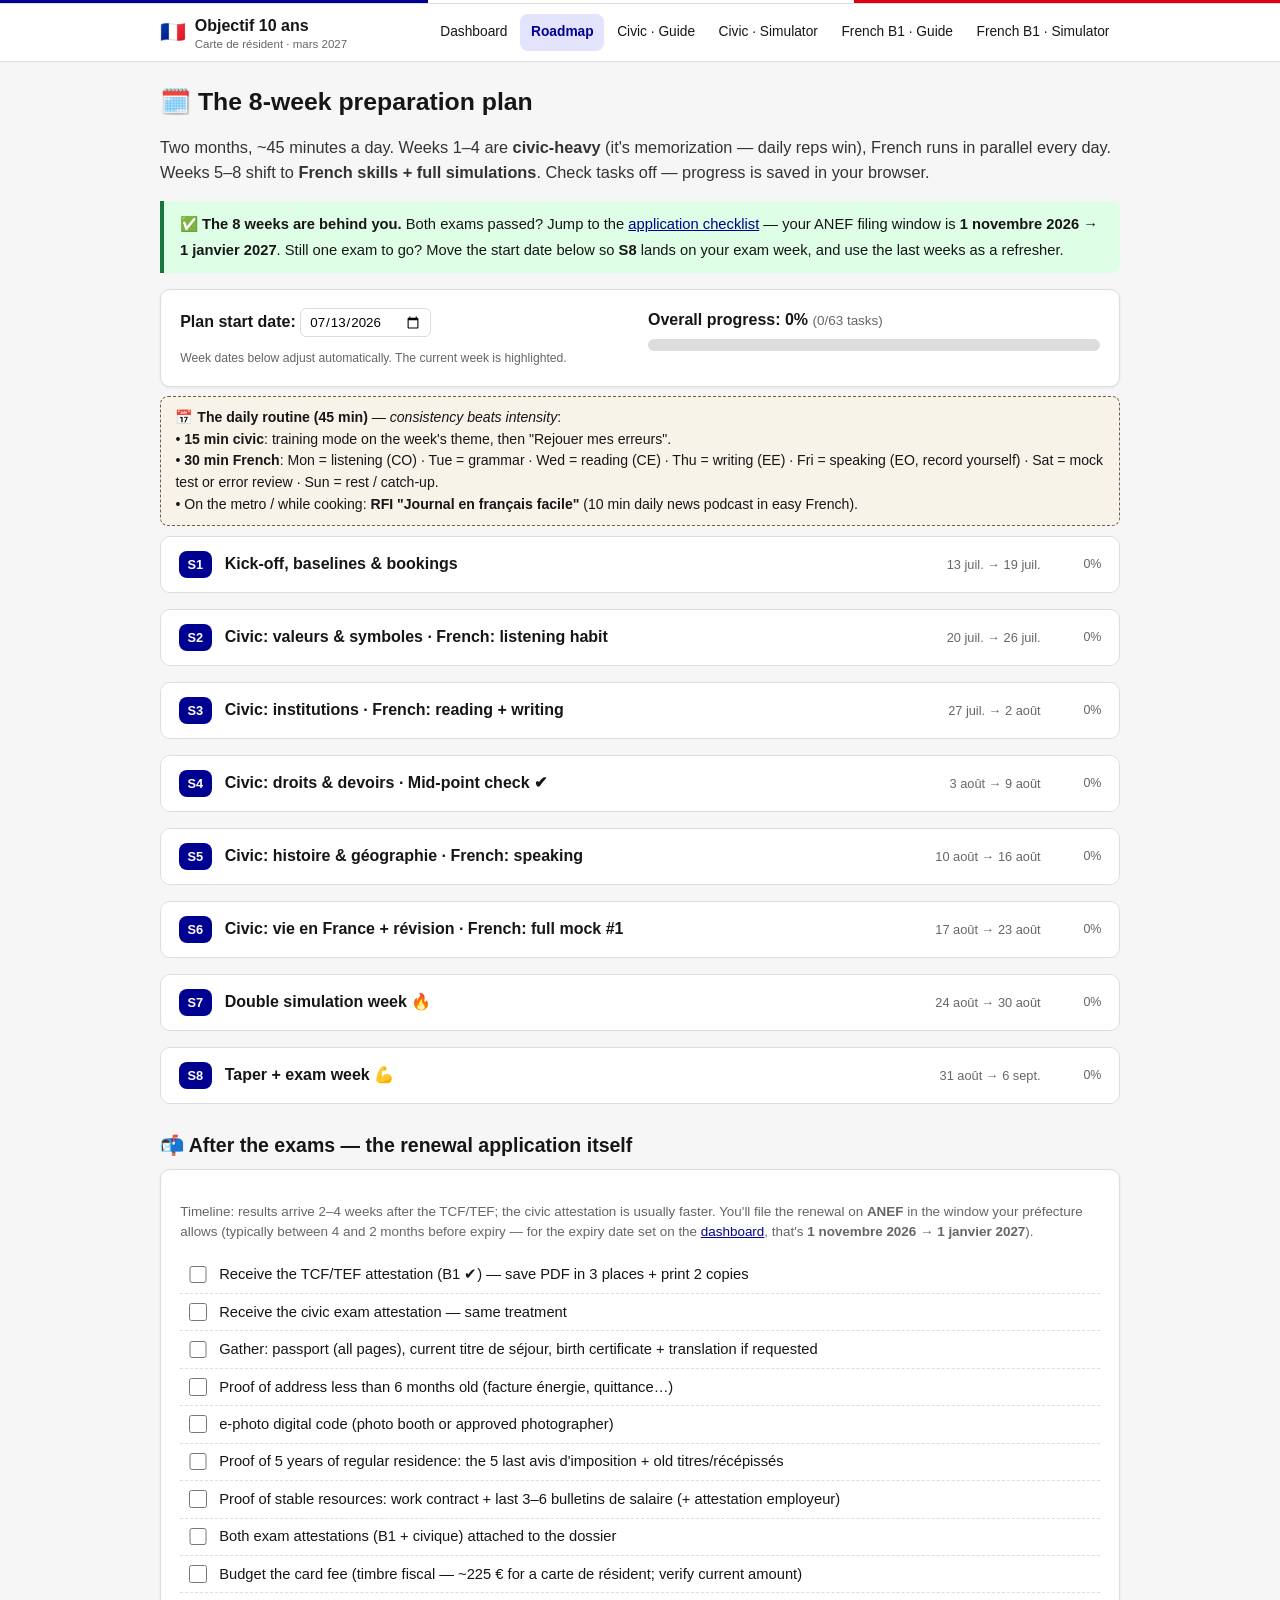
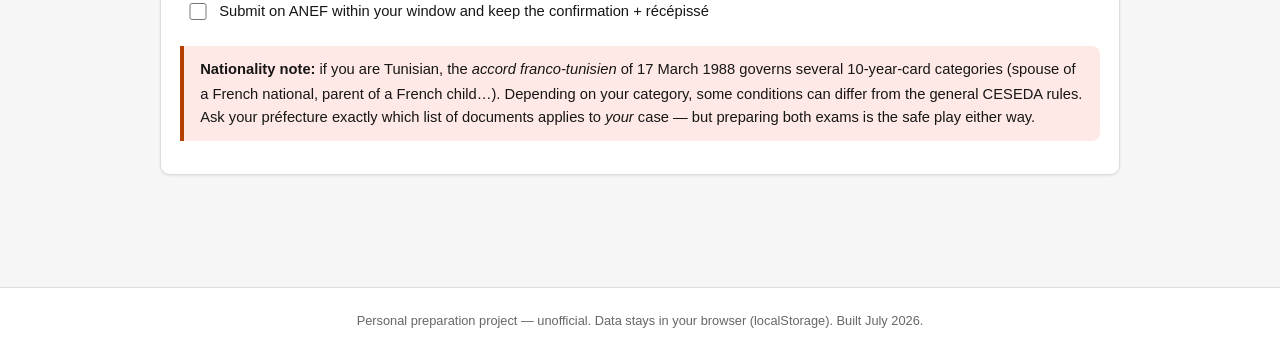
<file: roadmap.html>
<!DOCTYPE html>
<html lang="en">
<head>
<meta charset="UTF-8">
<meta name="viewport" content="width=device-width, initial-scale=1">
<title>8-week Roadmap — Carte de Résident Prep</title>
<link rel="stylesheet" href="assets/style.css">
<link rel="icon" href="data:image/svg+xml,<svg xmlns='http://www.w3.org/2000/svg' viewBox='0 0 100 100'><text y='.9em' font-size='90'>🇫🇷</text></svg>">
</head>
<body>
<div class="tricolore"></div>
<header class="site">
  <div class="site-inner">
    <a class="brand" href="index.html"><span class="flag">🇫🇷</span><span>Objectif 10 ans<small>Carte de résident · mars 2027</small></span></a>
    <nav class="main">
      <a href="index.html">Dashboard</a>
      <a href="roadmap.html">Roadmap</a>
      <a href="civic-guide.html">Civic · Guide</a>
      <a href="civic-simulator.html">Civic · Simulator</a>
      <a href="french-guide.html">French B1 · Guide</a>
      <a href="french-simulator.html">French B1 · Simulator</a>
    </nav>
  </div>
</header>

<main class="wrap">
  <h1>🗓️ The 8-week preparation plan</h1>
  <p class="lead">Two months, ~45 minutes a day. Weeks 1–4 are <b>civic-heavy</b> (it's memorization — daily reps win), French runs in parallel every day. Weeks 5–8 shift to <b>French skills + full simulations</b>. Check tasks off — progress is saved in your browser.</p>

  <div id="plan-over" class="note good" hidden>
    <b>✅ The 8 weeks are behind you.</b> Both exams passed? Jump to the <a href="#application">application checklist</a> — your ANEF filing window is <b data-filing-window>November 2026 → January 2027</b>.
    Still one exam to go? Move the start date below so <b>S8</b> lands on your exam week, and use the last weeks as a refresher.
  </div>

  <div class="card">
    <div class="grid cols-2">
      <div>
        <b>Plan start date:</b>
        <input type="date" id="plan-start" style="padding:.3rem .5rem;border:1px solid var(--border);border-radius:6px;font-family:inherit">
        <p class="xs muted mb0">Week dates below adjust automatically. The current week is highlighted.</p>
      </div>
      <div data-progress-of="roadmap">
        <b>Overall progress: <span class="pct-val">0%</span></b> <span class="small muted">(<span class="pct-count">0/0</span> tasks)</span>
        <div class="progress" style="height:12px;margin-top:.4rem"><i style="width:0%"></i></div>
      </div>
    </div>
  </div>

  <div class="routine">
    <b>📅 The daily routine (45 min)</b> — <i>consistency beats intensity</i>:<br>
    • <b>15 min civic</b>: training mode on the week's theme, then "Rejouer mes erreurs".<br>
    • <b>30 min French</b>: Mon = listening (CO) · Tue = grammar · Wed = reading (CE) · Thu = writing (EE) · Fri = speaking (EO, record yourself) · Sat = mock test or error review · Sun = rest / catch-up.<br>
    • On the metro / while cooking: <b>RFI "Journal en français facile"</b> (10 min daily news podcast in easy French).
  </div>

  <div id="roadmap-weeks">

    <details class="week">
      <summary><span class="w-num">S1</span><span class="w-title">Kick-off, baselines &amp; bookings</span><span class="w-dates"></span><span class="w-pct"></span></summary>
      <div class="w-body">
        <p class="small muted">Goal: know exactly where you stand and lock the exam dates. Booking early is the single most important task of the whole plan — centres fill up 3–6 weeks ahead.</p>
        <ul class="checklist" data-store="roadmap:w1">
          <li><input type="checkbox" id="w1-1"><label for="w1-1">Read the <a href="civic-guide.html">civic guide</a> and the <a href="french-guide.html">French B1 guide</a> completely</label></li>
          <li><input type="checkbox" id="w1-2"><label for="w1-2">Baseline: 1 civic <b>examen blanc</b> (don't study first — just measure). Note your score: ____ /40</label></li>
          <li><input type="checkbox" id="w1-3"><label for="w1-3">Baseline: 1 French mock (30 questions). Note your score: ____ %</label></li>
          <li><input type="checkbox" id="w1-4"><label for="w1-4">❗ Check if a French diploma exempts you from the language test (see guide §2) — could save 150 € and weeks of stress</label></li>
          <li><input type="checkbox" id="w1-5"><label for="w1-5">❗ <b>Book a TCF IRN / TEF IRN session</b> for around week 8 (mid-September) — results take 2–4 weeks</label></li>
          <li><input type="checkbox" id="w1-6"><label for="w1-6">❗ <b>Register for the civic exam</b> (FEI test-civique or CCI centre) for week 8–9</label></li>
          <li><input type="checkbox" id="w1-7"><label for="w1-7">Download the <b>official fiches de préparation</b> from formation-civique.interieur.gouv.fr</label></li>
          <li><input type="checkbox" id="w1-8"><label for="w1-8">Confirm your renewal window &amp; procedure (ANEF account works, préfecture requirements for your case)</label></li>
        </ul>
      </div>
    </details>

    <details class="week">
      <summary><span class="w-num">S2</span><span class="w-title">Civic: valeurs &amp; symboles · French: listening habit</span><span class="w-dates"></span><span class="w-pct"></span></summary>
      <div class="w-body">
        <ul class="checklist" data-store="roadmap:w2">
          <li><input type="checkbox" id="w2-1"><label for="w2-1">Study fiche <b>« Devise &amp; principes »</b> + fiche <b>« Symboles »</b> (civic guide)</label></li>
          <li><input type="checkbox" id="w2-2"><label for="w2-2">Training: 20 questions theme <b>« Principes &amp; valeurs »</b> — aim ≥ 80 %</label></li>
          <li><input type="checkbox" id="w2-3"><label for="w2-3">Re-run <b>« Rejouer mes erreurs »</b> until the list is empty</label></li>
          <li><input type="checkbox" id="w2-4"><label for="w2-4">French: all 12 listening (CO) items in training mode</label></li>
          <li><input type="checkbox" id="w2-5"><label for="w2-5">French: grammar block — passé composé vs imparfait (training, theme « Grammaire »)</label></li>
          <li><input type="checkbox" id="w2-6"><label for="w2-6">Listen to RFI « Journal en français facile » at least 4× this week</label></li>
          <li><input type="checkbox" id="w2-7"><label for="w2-7">Write <b>EE Tâche 1</b> (message to a friend) once, compare with the model</label></li>
        </ul>
      </div>
    </details>

    <details class="week">
      <summary><span class="w-num">S3</span><span class="w-title">Civic: institutions · French: reading + writing</span><span class="w-dates"></span><span class="w-pct"></span></summary>
      <div class="w-body">
        <ul class="checklist" data-store="roadmap:w3">
          <li><input type="checkbox" id="w3-1"><label for="w3-1">Study fiche <b>« Institutions de la République »</b> (with the diagram — redraw it from memory once)</label></li>
          <li><input type="checkbox" id="w3-2"><label for="w3-2">Training: 20 questions theme <b>« Système politique &amp; institutions »</b> — aim ≥ 80 %</label></li>
          <li><input type="checkbox" id="w3-3"><label for="w3-3">French: the 4 reading texts (CE) in training mode</label></li>
          <li><input type="checkbox" id="w3-4"><label for="w3-4">French: write <b>EE Tâche 2</b> (raconter une expérience), compare with model</label></li>
          <li><input type="checkbox" id="w3-5"><label for="w3-5">Learn the admin vocabulary list (French guide §8) — 1st pass</label></li>
          <li><input type="checkbox" id="w3-6"><label for="w3-6">Civic: 30-question mixed training session</label></li>
        </ul>
      </div>
    </details>

    <details class="week">
      <summary><span class="w-num">S4</span><span class="w-title">Civic: droits &amp; devoirs · Mid-point check ✔</span><span class="w-dates"></span><span class="w-pct"></span></summary>
      <div class="w-body">
        <ul class="checklist" data-store="roadmap:w4">
          <li><input type="checkbox" id="w4-1"><label for="w4-1">Study fiche <b>« Droits &amp; devoirs »</b> + memorize the emergency numbers table (15 / 17 / 18 / 112 / 114 / 3919)</label></li>
          <li><input type="checkbox" id="w4-2"><label for="w4-2">Training: 20 questions theme <b>« Droits &amp; devoirs »</b> — aim ≥ 80 %</label></li>
          <li><input type="checkbox" id="w4-3"><label for="w4-3">🎯 <b>MID-POINT: civic examen blanc #2 — target ≥ 28/40 (70 %)</b></label></li>
          <li><input type="checkbox" id="w4-4"><label for="w4-4">French: EO Partie 1 (entretien dirigé) — record yourself 3×, compare with the model</label></li>
          <li><input type="checkbox" id="w4-5"><label for="w4-5">French: grammar block — pronouns le/la/lui/leur/y/en</label></li>
          <li><input type="checkbox" id="w4-6"><label for="w4-6">Received your TCF/TEF + civic exam convocations? File them somewhere safe</label></li>
        </ul>
      </div>
    </details>

    <details class="week">
      <summary><span class="w-num">S5</span><span class="w-title">Civic: histoire &amp; géographie · French: speaking</span><span class="w-dates"></span><span class="w-pct"></span></summary>
      <div class="w-body">
        <ul class="checklist" data-store="roadmap:w5">
          <li><input type="checkbox" id="w5-1"><label for="w5-1">Study fiche <b>« Histoire »</b> — learn the timeline (recite the 10 key dates from memory)</label></li>
          <li><input type="checkbox" id="w5-2"><label for="w5-2">Study fiche <b>« Géographie »</b> (fleuves, montagnes, outre-mer, villes)</label></li>
          <li><input type="checkbox" id="w5-3"><label for="w5-3">Training: 25 questions theme <b>« Histoire, géographie &amp; culture »</b> — aim ≥ 80 %</label></li>
          <li><input type="checkbox" id="w5-4"><label for="w5-4">French: EO Parties 2 &amp; 3 — practice out loud, record 2×</label></li>
          <li><input type="checkbox" id="w5-5"><label for="w5-5">French: write <b>EE Tâche 3</b> (opinion) using the connecteurs from the model</label></li>
          <li><input type="checkbox" id="w5-6"><label for="w5-6">French: redo all CO items — target ≥ 90 %</label></li>
        </ul>
      </div>
    </details>

    <details class="week">
      <summary><span class="w-num">S6</span><span class="w-title">Civic: vie en France + révision · French: full mock #1</span><span class="w-dates"></span><span class="w-pct"></span></summary>
      <div class="w-body">
        <ul class="checklist" data-store="roadmap:w6">
          <li><input type="checkbox" id="w6-1"><label for="w6-1">Study fiche <b>« Vivre en France »</b> (santé, école, travail, logement, impôts)</label></li>
          <li><input type="checkbox" id="w6-2"><label for="w6-2">Training: 20 questions theme <b>« Vivre en France »</b> — aim ≥ 80 %</label></li>
          <li><input type="checkbox" id="w6-3"><label for="w6-3">Civic: « Rejouer mes erreurs » until empty, across all themes</label></li>
          <li><input type="checkbox" id="w6-4"><label for="w6-4">🎯 <b>Civic examen blanc #3 — target ≥ 32/40 (80 %) = passing level</b></label></li>
          <li><input type="checkbox" id="w6-5"><label for="w6-5">🎯 French full mock #1 (exam mode) — target ≥ 65–70 %</label></li>
          <li><input type="checkbox" id="w6-6"><label for="w6-6">French: write all 3 EE tasks in one 30-min timed session (real exam rhythm)</label></li>
          <li><input type="checkbox" id="w6-7"><label for="w6-7">Admin vocabulary list — 2nd pass, quiz yourself</label></li>
        </ul>
      </div>
    </details>

    <details class="week">
      <summary><span class="w-num">S7</span><span class="w-title">Double simulation week 🔥</span><span class="w-dates"></span><span class="w-pct"></span></summary>
      <div class="w-body">
        <ul class="checklist" data-store="roadmap:w7">
          <li><input type="checkbox" id="w7-1"><label for="w7-1">🎯 Civic examen blanc #4 — target ≥ 34/40 (85 %, safety margin)</label></li>
          <li><input type="checkbox" id="w7-2"><label for="w7-2">🎯 Civic examen blanc #5 — confirm ≥ 85 % on a second run</label></li>
          <li><input type="checkbox" id="w7-3"><label for="w7-3">🎯 French full mock #2 — target ≥ 70 %</label></li>
          <li><input type="checkbox" id="w7-4"><label for="w7-4">Full EO run-through: 3 parts back-to-back, ~10 min, recorded (or with a friend playing examiner)</label></li>
          <li><input type="checkbox" id="w7-5"><label for="w7-5">Review every wrong answer in both simulators — read each explanation out loud</label></li>
          <li><input type="checkbox" id="w7-6"><label for="w7-6">Try the official free quiz on formation-civique.interieur.gouv.fr / ensemble-en-france.org for extra variety</label></li>
          <li><input type="checkbox" id="w7-7"><label for="w7-7">Re-read both convocations: exact address, time, required documents</label></li>
        </ul>
      </div>
    </details>

    <details class="week">
      <summary><span class="w-num">S8</span><span class="w-title">Taper + exam week 💪</span><span class="w-dates"></span><span class="w-pct"></span></summary>
      <div class="w-body">
        <p class="small muted">No cramming this week — light review only. Your score is already built; now protect your sleep and logistics.</p>
        <ul class="checklist" data-store="roadmap:w8">
          <li><input type="checkbox" id="w8-1"><label for="w8-1">15 min/day max: « Rejouer mes erreurs » (civic) + 1 CO item (French)</label></li>
          <li><input type="checkbox" id="w8-2"><label for="w8-2">Prepare the exam-day kit: <b>passport + current titre de séjour + convocation</b> (printed AND on phone)</label></li>
          <li><input type="checkbox" id="w8-3"><label for="w8-3">Scout the trip to each exam centre (transport, time, backup plan)</label></li>
          <li><input type="checkbox" id="w8-4"><label for="w8-4">Sleep ≥ 7h the two nights before each exam</label></li>
          <li><input type="checkbox" id="w8-5"><label for="w8-5">🏛️ <b>Sit the civic exam</b></label></li>
          <li><input type="checkbox" id="w8-6"><label for="w8-6">🇫🇷 <b>Sit the TCF / TEF</b></label></li>
        </ul>
      </div>
    </details>

  </div>

  <h2 id="application">📬 After the exams — the renewal application itself</h2>
  <div class="card">
    <p class="small muted">Timeline: results arrive 2–4 weeks after the TCF/TEF; the civic attestation is usually faster. You'll file the renewal on <b>ANEF</b> in the window your préfecture allows (typically between 4 and 2 months before expiry — for the expiry date set on the <a href="index.html">dashboard</a>, that's <b data-filing-window>November 2026 → January 2027</b>).</p>
    <ul class="checklist" data-store="roadmap:after">
      <li><input type="checkbox" id="af-1"><label for="af-1">Receive the TCF/TEF attestation (B1 ✔) — save PDF in 3 places + print 2 copies</label></li>
      <li><input type="checkbox" id="af-2"><label for="af-2">Receive the civic exam attestation — same treatment</label></li>
      <li><input type="checkbox" id="af-3"><label for="af-3">Gather: passport (all pages), current titre de séjour, birth certificate + translation if requested</label></li>
      <li><input type="checkbox" id="af-4"><label for="af-4">Proof of address less than 6 months old (facture énergie, quittance…)</label></li>
      <li><input type="checkbox" id="af-5"><label for="af-5">e-photo digital code (photo booth or approved photographer)</label></li>
      <li><input type="checkbox" id="af-6"><label for="af-6">Proof of 5 years of regular residence: the 5 last avis d'imposition + old titres/récépissés</label></li>
      <li><input type="checkbox" id="af-7"><label for="af-7">Proof of stable resources: work contract + last 3–6 bulletins de salaire (+ attestation employeur)</label></li>
      <li><input type="checkbox" id="af-8"><label for="af-8">Both exam attestations (B1 + civique) attached to the dossier</label></li>
      <li><input type="checkbox" id="af-9"><label for="af-9">Budget the card fee (timbre fiscal — ~225 € for a carte de résident; verify current amount)</label></li>
      <li><input type="checkbox" id="af-10"><label for="af-10">Submit on ANEF within your window and keep the confirmation + récépissé</label></li>
    </ul>
    <div class="note warn small">
      <b>Nationality note:</b> if you are Tunisian, the <i>accord franco-tunisien</i> of 17 March 1988 governs several 10-year-card categories (spouse of a French national, parent of a French child…). Depending on your category, some conditions can differ from the general CESEDA rules. Ask your préfecture exactly which list of documents applies to <i>your</i> case — but preparing both exams is the safe play either way.
    </div>
  </div>

</main>

<footer class="site">
  Personal preparation project — unofficial. Data stays in your browser (localStorage). Built July 2026.
</footer>

<script src="assets/app.js"></script>
</body>
</html>
</file>
<file: assets/style.css>
/* ============================================================
   Objectif Carte de Résident 10 ans — design system
   Inspired by the French State design system (DSFR): tricolor,
   flat surfaces, hairline borders, restrained motion.
   ============================================================ */

:root {
  --blue: #000091;
  --blue-hover: #1212ff;
  --blue-soft: #e3e3fd;
  --blue-softer: #f5f5fe;
  --red: #e1000f;
  --red-soft: #ffe9e9;
  --text: #161616;
  --muted: #666;
  --faint: #929292;
  --border: #dddddd;
  --bg: #ffffff;
  --bg-alt: #f6f6f6;
  --success: #18753c;
  --success-soft: #dffee6;
  --warning: #b34000;
  --warning-soft: #ffe9e6;
  --gold: #716043;
  --gold-soft: #f7f3e9;
  --radius: 10px;
  --shadow: 0 1px 3px rgba(0, 0, 18, 0.08);
  --font: -apple-system, BlinkMacSystemFont, "Segoe UI", Roboto, "Helvetica Neue", Arial, sans-serif;
}

* { box-sizing: border-box; }

html { scroll-behavior: smooth; }

body {
  margin: 0;
  font-family: var(--font);
  color: var(--text);
  background: var(--bg-alt);
  line-height: 1.55;
  -webkit-font-smoothing: antialiased;
}

/* --- tricolor hairline ------------------------------------ */
.tricolore {
  height: 4px;
  background: linear-gradient(to right, var(--blue) 33.4%, #fff 33.4%, #fff 66.7%, var(--red) 66.7%);
  border-bottom: 1px solid var(--border);
}

/* --- header / nav ------------------------------------------ */
header.site {
  background: var(--bg);
  border-bottom: 1px solid var(--border);
  position: sticky;
  top: 0;
  z-index: 50;
}

.site-inner {
  max-width: 62rem;
  margin: 0 auto;
  padding: 0.6rem 1rem;
  display: flex;
  align-items: center;
  gap: 1rem;
  flex-wrap: wrap;
}

.brand {
  display: flex;
  align-items: center;
  gap: 0.55rem;
  text-decoration: none;
  color: var(--text);
  font-weight: 700;
  font-size: 1rem;
  white-space: nowrap;
}

.brand .flag { font-size: 1.3rem; }
.brand small { display: block; font-weight: 400; color: var(--muted); font-size: 0.72rem; line-height: 1.1; }

nav.main {
  display: flex;
  gap: 0.15rem;
  flex-wrap: wrap;
  margin-inline-start: auto;
}

nav.main a {
  text-decoration: none;
  color: var(--text);
  font-size: 0.86rem;
  padding: 0.42rem 0.66rem;
  border-radius: 8px;
  border-bottom: 2px solid transparent;
}

nav.main a:hover { background: var(--blue-softer); color: var(--blue); }
nav.main a.active { color: var(--blue); font-weight: 600; background: var(--blue-soft); }

/* --- layout ------------------------------------------------- */
main.wrap {
  max-width: 62rem;
  margin: 0 auto;
  padding: 1.4rem 1rem 4rem;
}

.grid { display: grid; gap: 1rem; }
@media (min-width: 720px) {
  .grid.cols-2 { grid-template-columns: 1fr 1fr; }
  .grid.cols-3 { grid-template-columns: 1fr 1fr 1fr; }
}

.card {
  background: var(--bg);
  border: 1px solid var(--border);
  border-radius: var(--radius);
  padding: 1.1rem 1.2rem;
  box-shadow: var(--shadow);
}

.card.accent { border-top: 3px solid var(--blue); }
.card.accent-red { border-top: 3px solid var(--red); }

h1 { font-size: 1.55rem; line-height: 1.25; margin: 0.2rem 0 0.6rem; }
h2 { font-size: 1.22rem; margin: 1.6rem 0 0.6rem; }
h3 { font-size: 1.02rem; margin: 1.1rem 0 0.4rem; }
h2 .em, h1 .em { color: var(--blue); }

p.lead { font-size: 1.02rem; color: #333; }
.muted { color: var(--muted); }
.small { font-size: 0.84rem; }
.xs { font-size: 0.76rem; }
hr { border: 0; border-top: 1px solid var(--border); margin: 1.4rem 0; }

a { color: var(--blue); }
a:hover { color: var(--blue-hover); }

code, .kbd {
  background: var(--blue-softer);
  border: 1px solid var(--border);
  border-radius: 5px;
  padding: 0.08em 0.35em;
  font-size: 0.85em;
}

/* --- badges / chips ---------------------------------------- */
.badge {
  display: inline-flex;
  align-items: center;
  gap: 0.3rem;
  font-size: 0.74rem;
  font-weight: 600;
  padding: 0.14rem 0.55rem;
  border-radius: 999px;
  background: var(--blue-soft);
  color: var(--blue);
  white-space: nowrap;
}

.badge.red { background: var(--red-soft); color: var(--red); }
.badge.green { background: var(--success-soft); color: var(--success); }
.badge.warn { background: var(--warning-soft); color: var(--warning); }
.badge.gold { background: var(--gold-soft); color: var(--gold); }
.badge.ghost { background: var(--bg-alt); color: var(--muted); }

/* --- callouts ----------------------------------------------- */
.note {
  border-inline-start: 4px solid var(--blue);
  background: var(--blue-softer);
  border-radius: 0 8px 8px 0;
  padding: 0.75rem 1rem;
  margin: 1rem 0;
  font-size: 0.92rem;
}

.note.warn { border-color: var(--warning); background: var(--warning-soft); }
.note.good { border-color: var(--success); background: var(--success-soft); }
.note b:first-child { display: inline-block; margin-bottom: 0.15rem; }

/* --- buttons ------------------------------------------------ */
.btn {
  display: inline-flex;
  align-items: center;
  justify-content: center;
  gap: 0.45rem;
  background: var(--blue);
  color: #fff;
  border: 1px solid var(--blue);
  padding: 0.55rem 1.1rem;
  border-radius: 8px;
  font-size: 0.92rem;
  font-weight: 600;
  cursor: pointer;
  text-decoration: none;
  transition: background 0.15s;
}

.btn:hover { background: var(--blue-hover); color: #fff; }
.btn.outline { background: transparent; color: var(--blue); }
.btn.outline:hover { background: var(--blue-softer); }
.btn.ghost { background: transparent; border-color: transparent; color: var(--blue); }
.btn.ghost:hover { background: var(--blue-softer); }
.btn.small { padding: 0.32rem 0.7rem; font-size: 0.82rem; }
.btn.danger { background: var(--red); border-color: var(--red); }
.btn:disabled { opacity: 0.45; cursor: not-allowed; }

/* --- tables -------------------------------------------------- */
.table-scroll { overflow-x: auto; }

table.data {
  width: 100%;
  border-collapse: collapse;
  font-size: 0.88rem;
  background: var(--bg);
}

table.data th, table.data td {
  border: 1px solid var(--border);
  padding: 0.5rem 0.65rem;
  text-align: start;
  vertical-align: top;
}

table.data th { background: var(--blue-softer); font-weight: 600; }
table.data tr:nth-child(even) td { background: #fbfbfd; }

/* --- progress ------------------------------------------------ */
.progress {
  height: 8px;
  border-radius: 999px;
  background: var(--border);
  overflow: hidden;
}

.progress > i {
  display: block;
  height: 100%;
  background: var(--blue);
  border-radius: 999px;
  transition: width 0.4s ease;
}

.progress.green > i { background: var(--success); }

/* --- stat tiles ---------------------------------------------- */
.stat { text-align: center; padding: 0.9rem 0.5rem; }
.stat .num { font-size: 1.7rem; font-weight: 800; color: var(--blue); line-height: 1.1; }
.stat .lbl { font-size: 0.78rem; color: var(--muted); margin-top: 0.2rem; }

/* --- checklist ------------------------------------------------ */
ul.checklist { list-style: none; padding: 0; margin: 0.4rem 0; }

ul.checklist li {
  display: flex;
  align-items: flex-start;
  gap: 0.6rem;
  padding: 0.42rem 0.3rem;
  border-bottom: 1px dashed var(--border);
  font-size: 0.92rem;
}

ul.checklist li:last-child { border-bottom: 0; }

ul.checklist input[type="checkbox"] {
  width: 1.1rem;
  height: 1.1rem;
  margin-top: 0.15rem;
  accent-color: var(--blue);
  flex-shrink: 0;
  cursor: pointer;
}

ul.checklist li.done label { text-decoration: line-through; color: var(--faint); }
ul.checklist label { cursor: pointer; flex: 1; }

/* --- roadmap weeks -------------------------------------------- */
.week {
  border: 1px solid var(--border);
  border-radius: var(--radius);
  background: var(--bg);
  margin-bottom: 1rem;
  overflow: hidden;
}

.week > summary {
  list-style: none;
  cursor: pointer;
  padding: 0.85rem 1.1rem;
  display: flex;
  align-items: center;
  gap: 0.8rem;
  flex-wrap: wrap;
  background: var(--bg);
}

.week > summary::-webkit-details-marker { display: none; }
.week > summary:hover { background: var(--blue-softer); }
.week[open] > summary { border-bottom: 1px solid var(--border); }
.week.current { border-color: var(--blue); box-shadow: 0 0 0 1px var(--blue); }
.week .w-num {
  background: var(--blue);
  color: #fff;
  font-weight: 700;
  font-size: 0.8rem;
  border-radius: 8px;
  padding: 0.25rem 0.55rem;
  white-space: nowrap;
}
.week.past .w-num { background: var(--faint); }
.week .w-title { font-weight: 700; flex: 1; min-width: 10rem; }
.week .w-dates { color: var(--muted); font-size: 0.8rem; white-space: nowrap; }
.week .w-body { padding: 0.9rem 1.1rem 1.1rem; }
.week .w-pct { font-size: 0.78rem; color: var(--muted); min-width: 3rem; text-align: end; }

.routine {
  background: var(--gold-soft);
  border: 1px dashed var(--gold);
  border-radius: 8px;
  padding: 0.6rem 0.9rem;
  font-size: 0.88rem;
  margin: 0.6rem 0;
}

/* --- fiches (study sheets) ------------------------------------ */
.fiche {
  background: var(--bg);
  border: 1px solid var(--border);
  border-radius: var(--radius);
  padding: 1.1rem 1.3rem;
  margin: 1.1rem 0;
}

.fiche > h3 {
  margin: 0 0 0.6rem;
  padding-inline-start: 0.7rem;
  border-inline-start: 4px solid var(--blue);
  font-size: 1.05rem;
}

.fiche .retenir {
  background: var(--blue-softer);
  border-radius: 8px;
  padding: 0.7rem 1rem 0.7rem 1.1rem;
  margin-top: 0.8rem;
  font-size: 0.9rem;
}

.fiche .retenir b { color: var(--blue); }
.fiche ul { padding-inline-start: 1.2rem; margin: 0.4rem 0; }
.fiche li { margin: 0.22rem 0; }

.figure {
  text-align: center;
  margin: 0.9rem auto;
  max-width: 30rem;
}

.figure svg { max-width: 100%; height: auto; }
.figure figcaption { font-size: 0.78rem; color: var(--muted); margin-top: 0.3rem; }

dl.terms dt { font-weight: 700; color: var(--blue); margin-top: 0.6rem; }
dl.terms dd { margin: 0.1rem 0 0.3rem; }

/* --- CSS timeline ---------------------------------------------- */
.timeline { list-style: none; margin: 1rem 0; padding: 0; position: relative; }

.timeline::before {
  content: "";
  position: absolute;
  inset-inline-start: 4.6rem;
  top: 0.4rem;
  bottom: 0.4rem;
  width: 2px;
  background: var(--blue-soft);
}

.timeline li { display: flex; gap: 1rem; padding: 0.32rem 0; position: relative; }

.timeline .year {
  width: 4rem;
  text-align: end;
  font-weight: 800;
  color: var(--blue);
  font-size: 0.88rem;
  flex-shrink: 0;
}

.timeline li::after {
  content: "";
  position: absolute;
  inset-inline-start: 4.35rem;
  top: 0.75rem;
  width: 9px;
  height: 9px;
  border-radius: 50%;
  background: var(--blue);
  border: 2px solid #fff;
}

.timeline .evt { font-size: 0.9rem; padding-inline-start: 0.6rem; }
.timeline .evt b { display: inline; }

/* --- quiz ------------------------------------------------------- */
.quiz-shell { max-width: 46rem; margin: 0 auto; }

.quiz-top {
  display: flex;
  align-items: center;
  gap: 0.8rem;
  flex-wrap: wrap;
  margin-bottom: 0.8rem;
}

.quiz-timer {
  font-variant-numeric: tabular-nums;
  font-weight: 700;
  font-size: 1rem;
  color: var(--blue);
  background: var(--blue-soft);
  border-radius: 8px;
  padding: 0.25rem 0.6rem;
}

.quiz-timer.low { color: var(--red); background: var(--red-soft); }

.q-card { background: var(--bg); border: 1px solid var(--border); border-radius: var(--radius); padding: 1.2rem 1.3rem; box-shadow: var(--shadow); }
.q-theme { font-size: 0.72rem; font-weight: 700; text-transform: uppercase; letter-spacing: 0.04em; color: var(--faint); }
.q-text { font-size: 1.06rem; font-weight: 600; margin: 0.5rem 0 1rem; line-height: 1.45; }
.q-img { text-align: center; margin: 0.4rem 0 1rem; }
.q-img svg { max-width: 280px; height: auto; }

.q-opts { display: grid; gap: 0.55rem; }

.q-opt {
  display: flex;
  align-items: flex-start;
  gap: 0.7rem;
  border: 1.5px solid var(--border);
  border-radius: 8px;
  padding: 0.65rem 0.85rem;
  cursor: pointer;
  background: var(--bg);
  font-size: 0.95rem;
  transition: border-color 0.12s, background 0.12s;
  text-align: start;
  width: 100%;
  font-family: inherit;
  color: inherit;
}

.q-opt:hover { border-color: var(--blue); background: var(--blue-softer); }
.q-opt .key {
  background: var(--bg-alt);
  border: 1px solid var(--border);
  border-radius: 6px;
  font-size: 0.75rem;
  font-weight: 700;
  padding: 0.05rem 0.42rem;
  flex-shrink: 0;
  margin-top: 0.1rem;
}
.q-opt.sel { border-color: var(--blue); background: var(--blue-soft); }
.q-opt.correct { border-color: var(--success); background: var(--success-soft); }
.q-opt.wrong { border-color: var(--red); background: var(--red-soft); }
.q-opt:disabled { cursor: default; }

.q-explain {
  margin-top: 0.9rem;
  border-inline-start: 4px solid var(--success);
  background: var(--success-soft);
  border-radius: 0 8px 8px 0;
  padding: 0.65rem 0.9rem;
  font-size: 0.9rem;
}

.q-explain.was-wrong { border-color: var(--red); background: var(--red-soft); }

.q-nav { display: flex; gap: 0.6rem; margin-top: 1.1rem; flex-wrap: wrap; align-items: center; }
.q-nav .spacer { flex: 1; }

.q-dots { display: flex; gap: 4px; flex-wrap: wrap; margin: 0.7rem 0; }
.q-dots i {
  width: 10px; height: 10px; border-radius: 50%;
  background: var(--border); cursor: pointer;
}
.q-dots i.answered { background: var(--blue); }
.q-dots i.cur { outline: 2px solid var(--blue); outline-offset: 1px; }

/* results */
.result-hero { text-align: center; padding: 1.4rem 1rem; }
.result-hero .pct { font-size: 3rem; font-weight: 800; line-height: 1; }
.result-hero .pct.pass { color: var(--success); }
.result-hero .pct.fail { color: var(--red); }
.result-hero .verdict { font-size: 1.05rem; font-weight: 700; margin-top: 0.4rem; }

.theme-bars { margin: 1rem 0; }
.theme-bars .row { display: flex; align-items: center; gap: 0.7rem; margin: 0.35rem 0; font-size: 0.85rem; }
.theme-bars .lbl { width: 40%; min-width: 9rem; }
.theme-bars .progress { flex: 1; }
.theme-bars .val { width: 3.4rem; text-align: end; font-variant-numeric: tabular-nums; }

.review-item { border: 1px solid var(--border); border-radius: 8px; padding: 0.8rem 1rem; margin: 0.6rem 0; background: var(--bg); font-size: 0.9rem; }
.review-item .rq { font-weight: 600; }
.review-item .ra { margin-top: 0.3rem; }
.review-item .good-a { color: var(--success); font-weight: 600; }
.review-item .bad-a { color: var(--red); text-decoration: line-through; }

.history-list { font-size: 0.85rem; }
.history-list .h-row { display: flex; gap: 0.8rem; padding: 0.35rem 0; border-bottom: 1px dashed var(--border); align-items: center; }
.history-list .h-row:last-child { border-bottom: 0; }

/* audio (listening) */
.audio-box {
  display: flex;
  align-items: center;
  gap: 0.8rem;
  background: var(--gold-soft);
  border: 1px solid var(--gold);
  border-radius: 8px;
  padding: 0.6rem 0.9rem;
  margin: 0.4rem 0 1rem;
  flex-wrap: wrap;
}

.transcript {
  background: var(--bg-alt);
  border: 1px dashed var(--border);
  border-radius: 8px;
  padding: 0.6rem 0.9rem;
  font-style: italic;
  font-size: 0.88rem;
  margin-top: 0.6rem;
}

/* --- writing practice ------------------------------------------ */
.ee-task textarea {
  width: 100%;
  min-height: 10rem;
  border: 1.5px solid var(--border);
  border-radius: 8px;
  padding: 0.8rem;
  font-family: inherit;
  font-size: 0.95rem;
  resize: vertical;
}

.ee-task textarea:focus { outline: 2px solid var(--blue); border-color: var(--blue); }
.wordcount { font-size: 0.8rem; color: var(--muted); }
.wordcount.ok { color: var(--success); font-weight: 700; }
.wordcount.out { color: var(--warning); font-weight: 700; }

details.model { margin-top: 0.7rem; }
details.model > summary { cursor: pointer; color: var(--blue); font-weight: 600; font-size: 0.9rem; }
details.model .model-body {
  background: var(--success-soft);
  border-radius: 8px;
  padding: 0.8rem 1rem;
  margin-top: 0.5rem;
  font-size: 0.92rem;
}
details.model .model-body mark { background: #ffe9a8; padding: 0 2px; border-radius: 3px; }

/* --- countdown -------------------------------------------------- */
.countdown { display: flex; gap: 0.6rem; justify-content: center; flex-wrap: wrap; }
.countdown .unit {
  background: var(--blue);
  color: #fff;
  border-radius: 10px;
  padding: 0.55rem 0.9rem;
  min-width: 4.2rem;
  text-align: center;
}
.countdown .unit .n { font-size: 1.5rem; font-weight: 800; line-height: 1.1; font-variant-numeric: tabular-nums; }
.countdown .unit .u { font-size: 0.68rem; opacity: 0.85; text-transform: uppercase; letter-spacing: 0.05em; }

/* --- footer ------------------------------------------------------ */
footer.site {
  border-top: 1px solid var(--border);
  background: var(--bg);
  margin-top: 3rem;
  padding: 1.4rem 1rem 2rem;
  font-size: 0.8rem;
  color: var(--muted);
  text-align: center;
}

/* --- misc --------------------------------------------------------- */
.pill-row { display: flex; gap: 0.5rem; flex-wrap: wrap; margin: 0.6rem 0; }
.center { text-align: center; }
.mt0 { margin-top: 0; }
.mb0 { margin-bottom: 0; }

@media (max-width: 640px) {
  nav.main { margin-inline-start: 0; width: 100%; }
  nav.main a { font-size: 0.8rem; padding: 0.35rem 0.5rem; }
  h1 { font-size: 1.3rem; }
  .timeline::before { inset-inline-start: 3.6rem; }
  .timeline .year { width: 3.1rem; font-size: 0.8rem; }
  .timeline li::after { inset-inline-start: 3.38rem; }
}

@media print {
  header.site, footer.site, .btn, .no-print { display: none !important; }
  body { background: #fff; }
  .card, .fiche, .week { box-shadow: none; }
}
</file>
